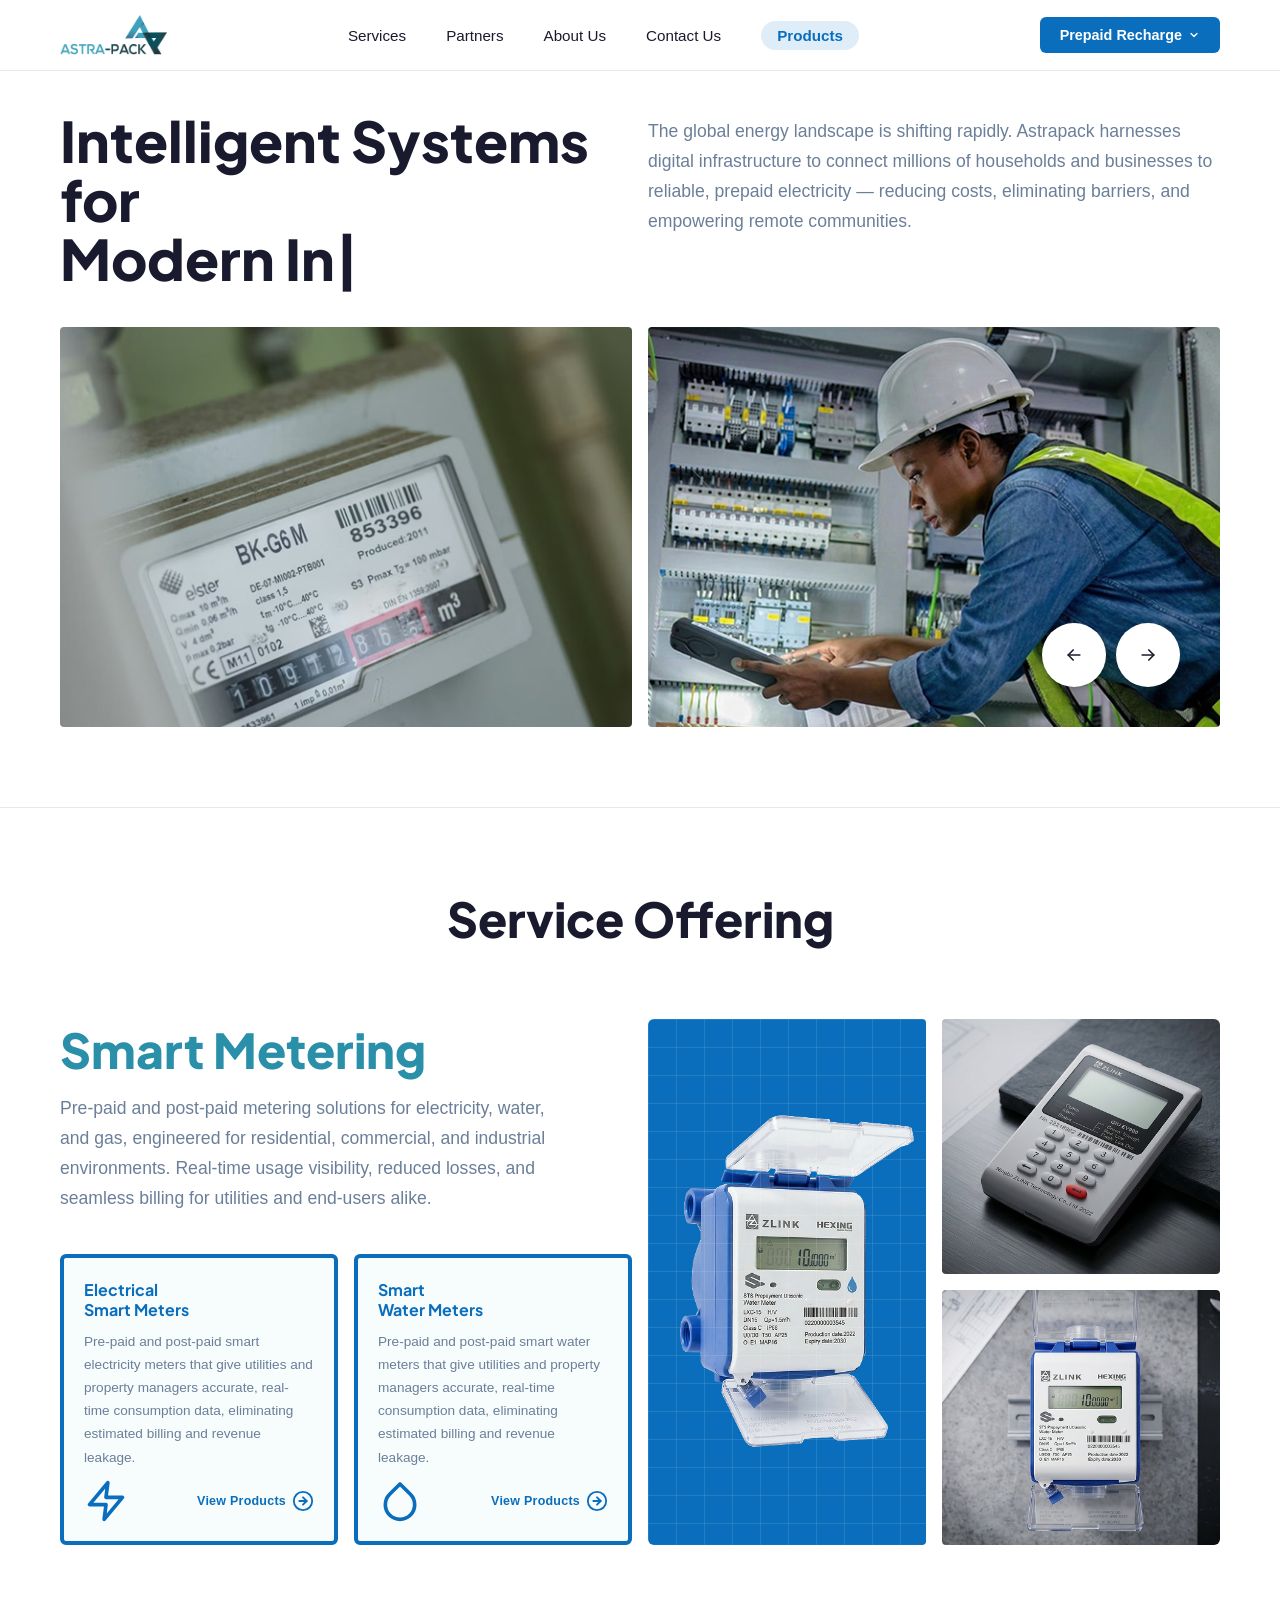
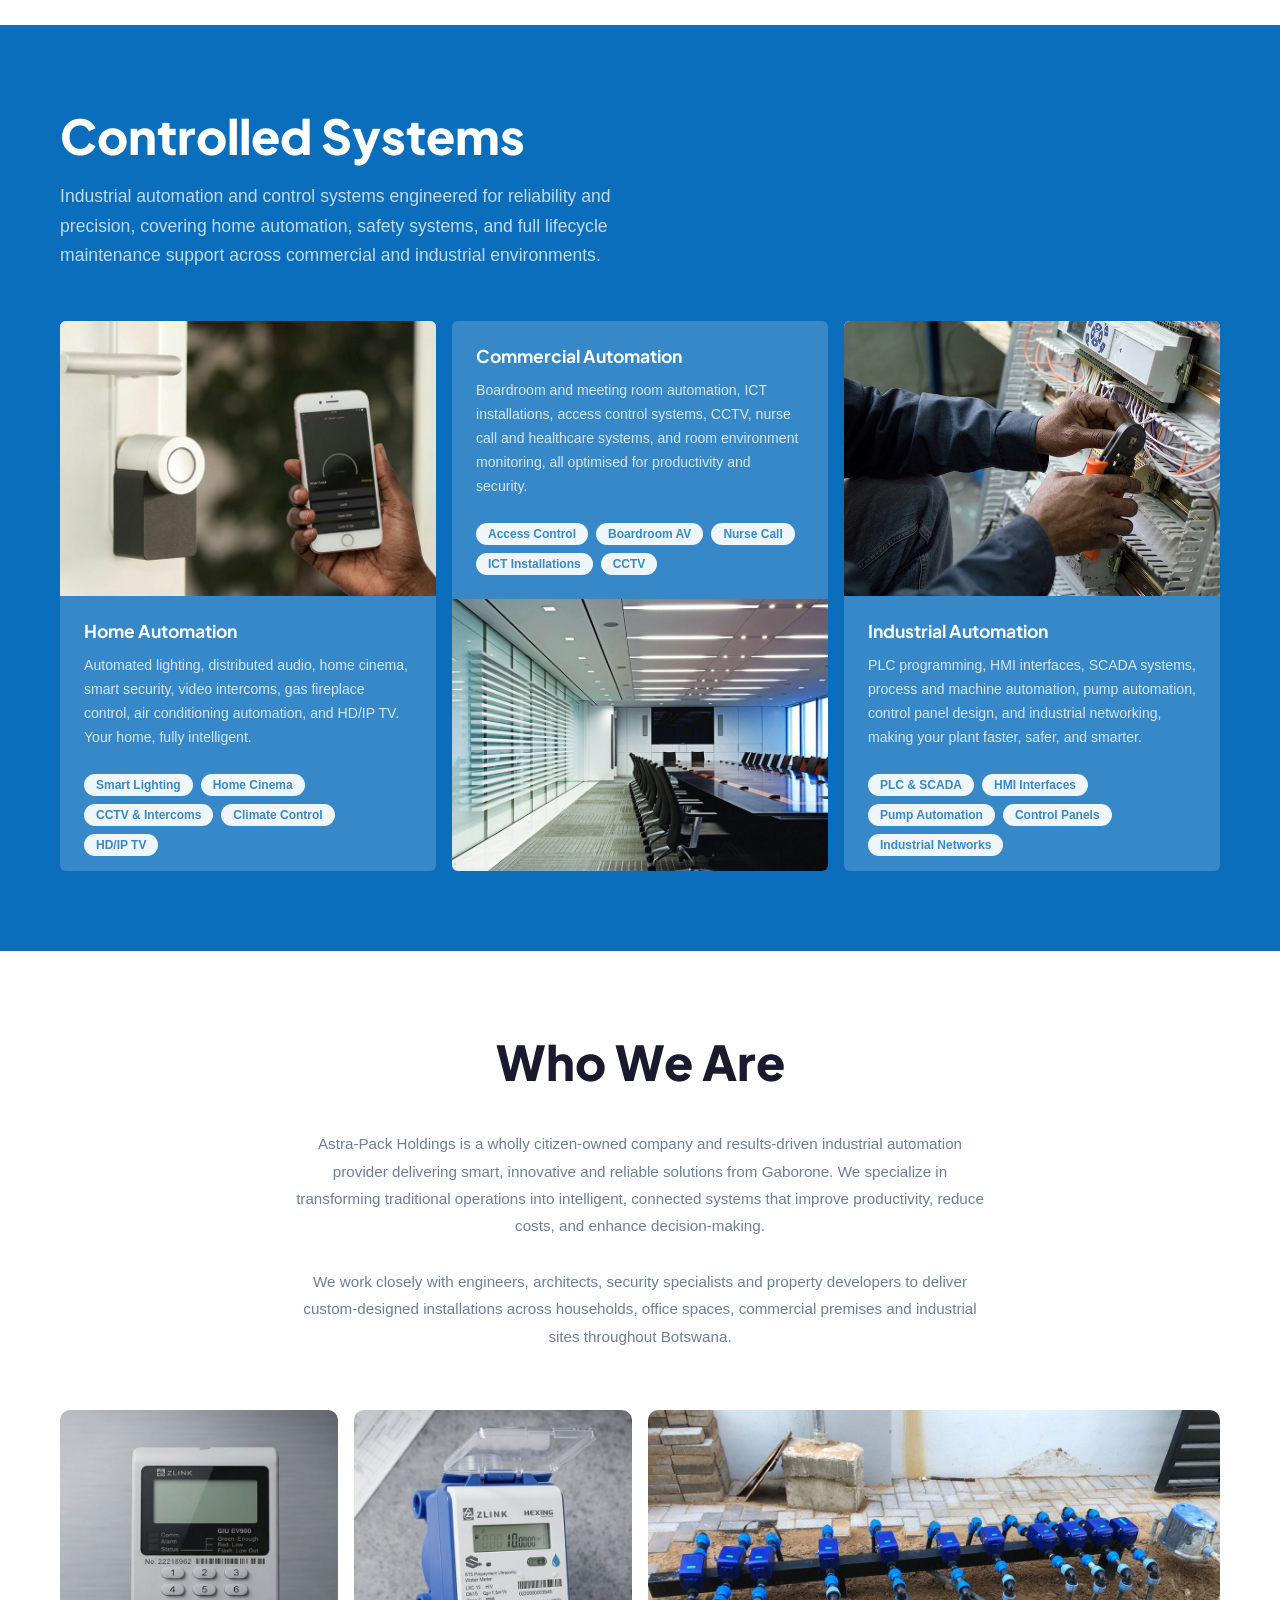
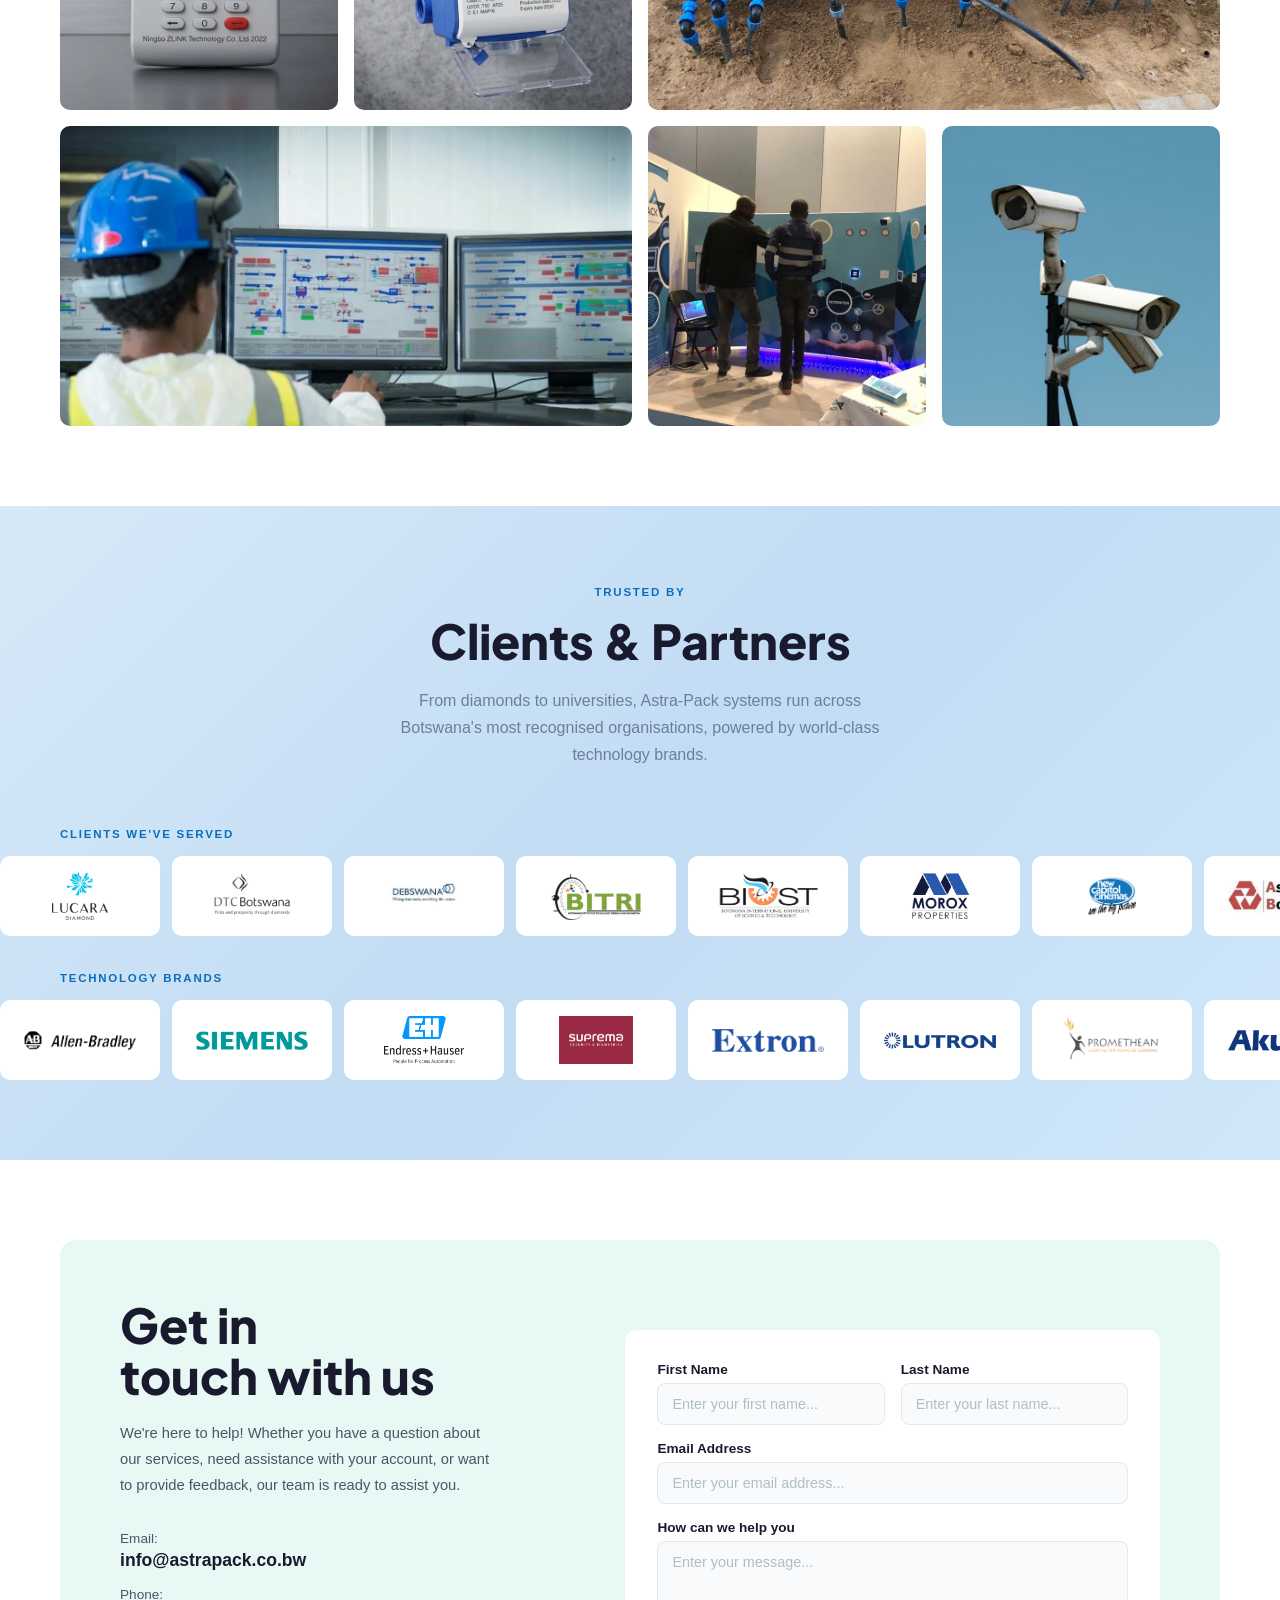
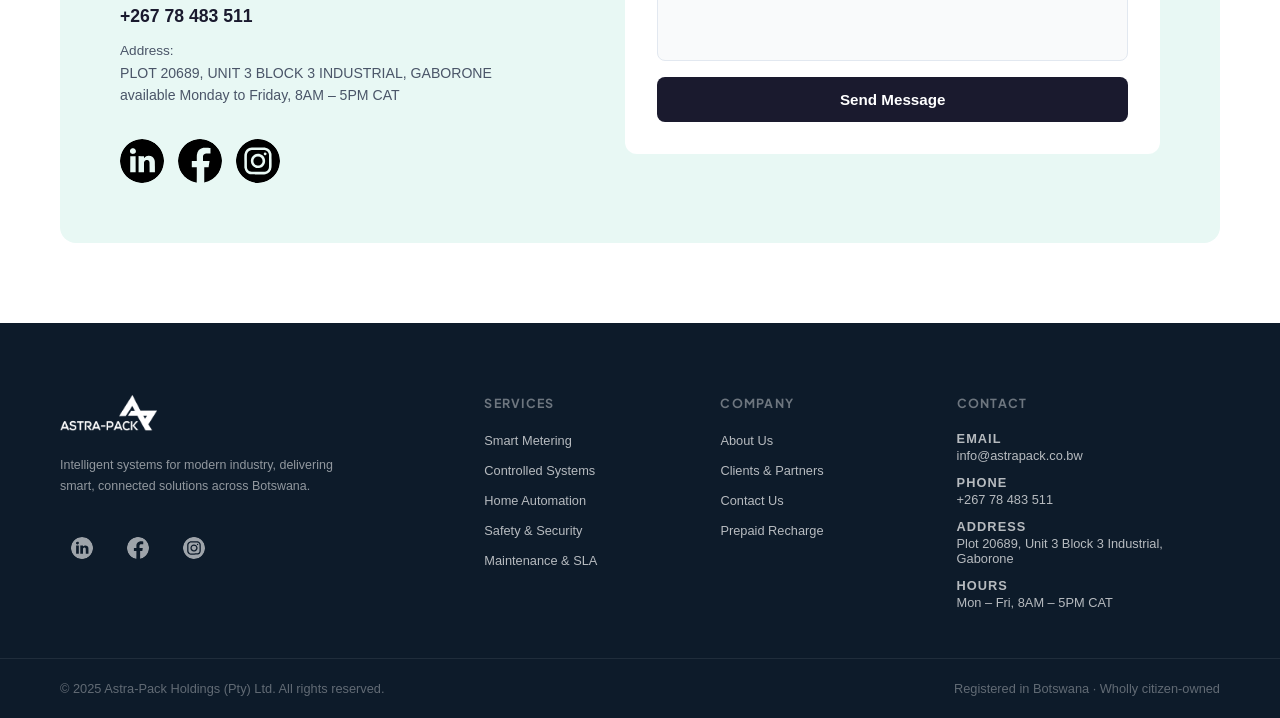
<file: index.html>
<!DOCTYPE html>
<html lang="en">
<head>
  <meta charset="UTF-8" />
  <meta name="viewport" content="width=device-width, initial-scale=1.0" />
  <title>Astra-Pack Holdings</title>
  <link rel="preconnect" href="https://fonts.googleapis.com" />
  <link rel="preconnect" href="https://fonts.gstatic.com" crossorigin />
  <link href="https://fonts.googleapis.com/css2?family=Plus+Jakarta+Sans:wght@400;500;600;700;800&display=swap" rel="stylesheet" />
  <link rel="stylesheet" href="style.css" />
</head>
<body > 
  <!-- NAV -->
  <header class="nav">
    <div class="nav-inner">
      <div class="logo">
        <a href="index.html">
          <img src="logos/Astra-Pack Holdings Logo.png" alt="Astra-Pack Holdings" class="logo-img" />
        </a>
      </div>
      <nav class="nav-links">
        <a href="#services">Services</a>
        <a href="#partners">Partners</a>
        <a href="#about">About Us</a>
        <a href="#contact">Contact Us</a>
        <a href="products.html" class="nav-products-pill">Products</a>
      </nav>
      <div class="prepaid-dropdown">
        <button class="btn-prepaid" id="prepaidBtn" aria-expanded="false">
          Prepaid Recharge
          <svg class="prepaid-chevron" width="12" height="12" viewBox="0 0 24 24" fill="none" stroke="currentColor" stroke-width="2.5" stroke-linecap="round" stroke-linejoin="round"><polyline points="6 9 12 15 18 9"/></svg>
        </button>
        <div class="prepaid-menu" id="prepaidMenu">
          <a href="#" class="prepaid-option" data-type="electricity">
            <span class="prepaid-icon prepaid-icon--elec">
              <svg width="18" height="18" viewBox="0 0 24 24" fill="none" stroke="currentColor" stroke-width="2" stroke-linecap="round" stroke-linejoin="round"><polygon points="13 2 3 14 12 14 11 22 21 10 12 10 13 2"/></svg>
            </span>
            <span class="prepaid-option-text">
              <strong>Electricity</strong>
              <span>Buy a prepaid electricity token</span>
            </span>
          </a>
          <a href="#" class="prepaid-option" data-type="water">
            <span class="prepaid-icon prepaid-icon--water">
              <svg width="18" height="18" viewBox="0 0 24 24" fill="none" stroke="currentColor" stroke-width="2" stroke-linecap="round" stroke-linejoin="round"><path d="M12 2.69l5.66 5.66a8 8 0 1 1-11.31 0z"/></svg>
            </span>
            <span class="prepaid-option-text">
              <strong>Water</strong>
              <span>Buy a prepaid water token</span>
            </span>
          </a>
        </div>
      </div>
      <button class="nav-hamburger" id="navHamburger" aria-label="Toggle menu" aria-expanded="false">
        <span></span>
        <span></span>
        <span></span>
      </button>
    </div>
  </header>

  <!-- HERO -->
  <section class="hero">
    <div class="hero-top">
      <div class="hero-heading">
        <h1>Intelligent Systems for<br />Modern Industry</h1>
      </div>
      <div class="hero-desc">
        <p>The global energy landscape is shifting rapidly. Astrapack harnesses digital infrastructure to connect millions of households and businesses to reliable, prepaid electricity, reducing costs, eliminating barriers, and empowering remote communities.</p>
      </div>
    </div>
    <div class="hero-images" id="heroImages">
      <div class="grey-box tall" id="heroBox1">
        <div class="slide-overlay" id="overlay1"></div>
      </div>
      <div class="grey-box tall hero-box-2" id="heroBox2">
        <div class="slide-overlay" id="overlay2"></div>
        <div class="slider-arrows">
          <button class="arrow-btn" id="prevBtn">
            <svg width="20" height="20" viewBox="0 0 24 24" fill="none" stroke="currentColor" stroke-width="2" stroke-linecap="round" stroke-linejoin="round"><line x1="19" y1="12" x2="5" y2="12"/><polyline points="11 18 5 12 11 6"/></svg>
          </button>
          <button class="arrow-btn" id="nextBtn">
            <svg width="20" height="20" viewBox="0 0 24 24" fill="none" stroke="currentColor" stroke-width="2" stroke-linecap="round" stroke-linejoin="round"><line x1="5" y1="12" x2="19" y2="12"/><polyline points="13 18 19 12 13 6"/></svg>
          </button>
        </div>
      </div>
    </div>
  </section>

  <!-- SERVICE OFFERING -->
  <section class="services" id="services">
    <div class="services-inner">
      <h2 class="services-title">Service Offering</h2>

      <!-- Row 1: Smart Metering — content left, mosaic right -->
      <div class="service-row">
        <div class="service-content">
          <h3 class="service-cat-heading">Smart Metering</h3>
          <p class="service-cat-desc">Pre-paid and post-paid metering solutions for electricity, water, and gas, engineered for residential, commercial, and industrial environments. Real-time usage visibility, reduced losses, and seamless billing for utilities and end-users alike.</p>
          <div class="service-cards">
            <a href="products.html?type=electricity" class="service-card service-card--link" data-product="electrical-meters">
              <h4>Electrical<br>Smart Meters</h4>
              <p>Pre-paid and post-paid smart electricity meters that give utilities and property managers accurate, real-time consumption data, eliminating estimated billing and revenue leakage.</p>
              <div class="service-card-footer">
                <div class="service-card-icon">
                  <svg width="44" height="44" viewBox="0 0 24 24" fill="none" stroke="#0A6EBD" stroke-width="2" stroke-linecap="round" stroke-linejoin="round"><polygon points="13 2 3 14 12 14 11 22 21 10 12 10 13 2"/></svg>
                </div>
                <span class="service-card-cta">View Products <svg width="22" height="22" viewBox="0 0 24 24" fill="none" stroke="#0A6EBD" stroke-width="2" stroke-linecap="round" stroke-linejoin="round"><circle cx="12" cy="12" r="10"/><polyline points="12 8 16 12 12 16"/><line x1="8" y1="12" x2="16" y2="12"/></svg></span>
              </div>
            </a>
            <a href="products.html?type=water" class="service-card service-card--link" data-product="water-meters">
              <h4>Smart<br>Water Meters</h4>
              <p>Pre-paid and post-paid smart water meters that give utilities and property managers accurate, real-time consumption data, eliminating estimated billing and revenue leakage.</p>
              <div class="service-card-footer">
                <div class="service-card-icon">
                  <svg width="44" height="44" viewBox="0 0 24 24" fill="none" stroke="#0A6EBD" stroke-width="2" stroke-linecap="round" stroke-linejoin="round"><path d="M12 2.69l5.66 5.66a8 8 0 1 1-11.31 0z"/></svg>
                </div>
                <span class="service-card-cta">View Products <svg width="22" height="22" viewBox="0 0 24 24" fill="none" stroke="#0A6EBD" stroke-width="2" stroke-linecap="round" stroke-linejoin="round"><circle cx="12" cy="12" r="10"/><polyline points="12 8 16 12 12 16"/><line x1="8" y1="12" x2="16" y2="12"/></svg></span>
              </div>
            </a>
          </div>
        </div>
        <div class="color-mosaic mosaic-a">
          <div class="block-tall"></div>
          <div class="block-top"></div>
          <div class="block-bottom"></div>
        </div>
      </div>


    </div>
  </section>

  <!-- CONTROLLED SYSTEMS -->
  <section class="controlled">
    <div class="controlled-inner">
      <h2 class="controlled-heading">Controlled Systems</h2>
      <p class="controlled-desc">Industrial automation and control systems engineered for reliability and precision, covering home automation, safety systems, and full lifecycle maintenance support across commercial and industrial environments.</p>
      <div class="controlled-cards">

        <div class="ctrl-card">
          <div class="ctrl-img-placeholder" style="background-image: url('images/home automation.jpg');"></div>
          <div class="ctrl-card-body">
            <h4>Home Automation</h4>
            <p>Automated lighting, distributed audio, home cinema, smart security, video intercoms, gas fireplace control, air conditioning automation, and HD/IP TV. Your home, fully intelligent.</p>
            <div class="ctrl-chips">
              <span class="ctrl-chip">Smart Lighting</span>
              <span class="ctrl-chip">Home Cinema</span>
              <span class="ctrl-chip">CCTV & Intercoms</span>
              <span class="ctrl-chip">Climate Control</span>
              <span class="ctrl-chip">HD/IP TV</span>
            </div>
          </div>
        </div>

        <div class="ctrl-card ctrl-card--inverse">
          <div class="ctrl-card-body">
            <h4>Commercial Automation</h4>
            <p>Boardroom and meeting room automation, ICT installations, access control systems, CCTV, nurse call and healthcare systems, and room environment monitoring, all optimised for productivity and security.</p>
            <div class="ctrl-chips">
              <span class="ctrl-chip">Access Control</span>
              <span class="ctrl-chip">Boardroom AV</span>
              <span class="ctrl-chip">Nurse Call</span>
              <span class="ctrl-chip">ICT Installations</span>
              <span class="ctrl-chip">CCTV</span>
            </div>
          </div>
          <div class="ctrl-img-placeholder" style="background-image: url('images/office automation.jpg');"></div>
        </div>

        <div class="ctrl-card">
          <div class="ctrl-img-placeholder" style="background-image: url('images/industrial automation.jpg');"></div>
          <div class="ctrl-card-body">
            <h4>Industrial Automation</h4>
            <p>PLC programming, HMI interfaces, SCADA systems, process and machine automation, pump automation, control panel design, and industrial networking, making your plant faster, safer, and smarter.</p>
            <div class="ctrl-chips">
              <span class="ctrl-chip">PLC & SCADA</span>
              <span class="ctrl-chip">HMI Interfaces</span>
              <span class="ctrl-chip">Pump Automation</span>
              <span class="ctrl-chip">Control Panels</span>
              <span class="ctrl-chip">Industrial Networks</span>
            </div>
          </div>
        </div>

      </div>
    </div>
  </section>

  <!-- WHO WE ARE -->
  <section class="who" id="about">
    <div class="who-inner">
      <div class="who-header">
        <h2 class="who-title">Who We Are</h2>
        <p class="who-text">Astra-Pack Holdings is a wholly citizen-owned company and results-driven industrial automation provider delivering smart, innovative and reliable solutions from Gaborone. We specialize in transforming traditional operations into intelligent, connected systems that improve productivity, reduce costs, and enhance decision-making.</p>
        <p class="who-text">We work closely with engineers, architects, security specialists and property developers to deliver custom-designed installations across households, office spaces, commercial premises and industrial sites throughout Botswana.</p>
      </div>
      <div class="who-grid-new">
        <div class="wg-box wg-box--a"></div>
        <div class="wg-box wg-box--b"></div>
        <div class="wg-box wg-box--c"></div>
        <div class="wg-box wg-box--d"></div>
        <div class="wg-box wg-box--e"></div>
        <div class="wg-box wg-box--f"></div>
      </div>
    </div>
  </section>

  <!-- CLIENTS & PARTNERS -->
  <section class="partners" id="partners">
    <div class="partners-header">
      <p class="partners-label">TRUSTED BY</p>
      <h2 class="partners-title">Clients &amp; Partners</h2>
      <p class="partners-desc">From diamonds to universities, Astra-Pack systems run across Botswana's most recognised organisations, powered by world-class technology brands.</p>
    </div>

    <div class="partners-track-wrap">
      <p class="track-label">CLIENTS WE'VE SERVED</p>
      <div class="logo-track-outer">
        <div class="logo-track">
          <div class="logo-pill"><img src="logos/Lucara.png" alt="Lucara" /></div>
          <div class="logo-pill"><img src="logos/DTC.png" alt="DTC Botswana" /></div>
          <div class="logo-pill"><img src="logos/debswana.png" alt="Debswana" /></div>
          <div class="logo-pill"><img src="logos/Bitri.png" alt="BITRI" /></div>
          <div class="logo-pill"><img src="logos/BIUST.png" alt="BIUST" /></div>
          <div class="logo-pill"><img src="logos/Morox properties.png" alt="Morox Properties" /></div>
          <div class="logo-pill"><img src="logos/New Capitol.png" alt="New Capitol" /></div>
          <div class="logo-pill"><img src="logos/Asphalt Botswana.png" alt="Asphalt Botswana" /></div>
          <div class="logo-pill"><img src="logos/BNSC.png" alt="BNSC" /></div>
          <div class="logo-pill"><img src="logos/DLG.png" alt="DLG" /></div>
          <div class="logo-pill"><img src="logos/Ramalepa.png" alt="Ramalepa" /></div>
          <div class="logo-pill"><img src="logos/VFS Global.png" alt="VFS Global" /></div>
          <!-- duplicate for seamless loop -->
          <div class="logo-pill"><img src="logos/Lucara.png" alt="Lucara" /></div>
          <div class="logo-pill"><img src="logos/DTC.png" alt="DTC Botswana" /></div>
          <div class="logo-pill"><img src="logos/debswana.png" alt="Debswana" /></div>
          <div class="logo-pill"><img src="logos/Bitri.png" alt="BITRI" /></div>
          <div class="logo-pill"><img src="logos/BIUST.png" alt="BIUST" /></div>
          <div class="logo-pill"><img src="logos/Morox properties.png" alt="Morox Properties" /></div>
          <div class="logo-pill"><img src="logos/New Capitol.png" alt="New Capitol" /></div>
          <div class="logo-pill"><img src="logos/Asphalt Botswana.png" alt="Asphalt Botswana" /></div>
          <div class="logo-pill"><img src="logos/BNSC.png" alt="BNSC" /></div>
          <div class="logo-pill"><img src="logos/DLG.png" alt="DLG" /></div>
          <div class="logo-pill"><img src="logos/Ramalepa.png" alt="Ramalepa" /></div>
          <div class="logo-pill"><img src="logos/VFS Global.png" alt="VFS Global" /></div>
        </div>
      </div>
    </div>

    <div class="partners-track-wrap">
      <p class="track-label">TECHNOLOGY BRANDS</p>
      <div class="logo-track-outer">
        <div class="logo-track logo-track--reverse">
          <div class="logo-pill"><img src="logos/Allen bradley.png" alt="Allen Bradley" /></div>
          <div class="logo-pill"><img src="logos/SIEMENS.png" alt="Siemens" /></div>
          <div class="logo-pill"><img src="logos/Endres Hauser.png" alt="Endress+Hauser" /></div>
          <div class="logo-pill"><img src="logos/Suprema.png" alt="Suprema" /></div>
          <div class="logo-pill"><img src="logos/Extron.png" alt="Extron" /></div>
          <div class="logo-pill"><img src="logos/Lutron.png" alt="Lutron" /></div>
          <div class="logo-pill"><img src="logos/Promethean.png" alt="Promethean" /></div>
          <div class="logo-pill"><img src="logos/Akuvox.png" alt="Akuvox" /></div>
          <div class="logo-pill"><img src="logos/Room Alert.png" alt="Room Alert" /></div>
          <div class="logo-pill"><img src="logos/Honeywell.png" alt="Honeywell" /></div>
          <div class="logo-pill"><img src="logos/Teams.png" alt="Teams" /></div>
          <div class="logo-pill"><img src="logos/RCI.png" alt="RCI" /></div>
          <!-- duplicate for seamless loop -->
          <div class="logo-pill"><img src="logos/Allen bradley.png" alt="Allen Bradley" /></div>
          <div class="logo-pill"><img src="logos/SIEMENS.png" alt="Siemens" /></div>
          <div class="logo-pill"><img src="logos/Endres Hauser.png" alt="Endress+Hauser" /></div>
          <div class="logo-pill"><img src="logos/Suprema.png" alt="Suprema" /></div>
          <div class="logo-pill"><img src="logos/Extron.png" alt="Extron" /></div>
          <div class="logo-pill"><img src="logos/Lutron.png" alt="Lutron" /></div>
          <div class="logo-pill"><img src="logos/Promethean.png" alt="Promethean" /></div>
          <div class="logo-pill"><img src="logos/Akuvox.png" alt="Akuvox" /></div>
          <div class="logo-pill"><img src="logos/Room Alert.png" alt="Room Alert" /></div>
          <div class="logo-pill"><img src="logos/Honeywell.png" alt="Honeywell" /></div>
          <div class="logo-pill"><img src="logos/Teams.png" alt="Teams" /></div>
          <div class="logo-pill"><img src="logos/RCI.png" alt="RCI" /></div>
        </div>
      </div>
    </div>
  </section>

  <!-- CONTACT US -->
  <section class="contact" id="contact">
    <div class="contact-card">
      <div class="contact-left">
        <h2 class="contact-heading">Get in<br>touch with us</h2>
        <p class="contact-intro">We're here to help! Whether you have a question about our services, need assistance with your account, or want to provide feedback, our team is ready to assist you.</p>
        <div class="contact-details">
          <p class="contact-detail-label">Email:</p>
          <a href="mailto:info@astrapack.co.bw" class="contact-detail-value">info@astrapack.co.bw</a>
          <p class="contact-detail-label">Phone:</p>
          <p class="contact-detail-value">+267 78 483 511</p>
          <p class="contact-detail-label">Address:</p>
          <p class="contact-detail-value contact-address">PLOT 20689, UNIT 3 BLOCK 3 INDUSTRIAL, GABORONE<br>available Monday to Friday, 8AM – 5PM CAT</p>
        </div>
        <div class="contact-socials">
          <a href="https://www.linkedin.com/company/astra-pack-holdings/" target="_blank" class="social-link">
            <img src="socials/linkedin.svg" alt="LinkedIn" />
          </a>
          <a href="https://www.facebook.com/astrapackholdings/" target="_blank" class="social-link">
            <img src="socials/facebook.svg" alt="Facebook" />
          </a>
          <a href="https://www.instagram.com/astrapackholdings/" target="_blank" class="social-link">
            <img src="socials/instagram.svg" alt="Instagram" />
          </a>
        </div>
      </div>
      <div class="contact-right">
        <form class="contact-form">
          <div class="form-row">
            <div class="form-group">
              <label>First Name</label>
              <input type="text" placeholder="Enter your first name..." />
            </div>
            <div class="form-group">
              <label>Last Name</label>
              <input type="text" placeholder="Enter your last name..." />
            </div>
          </div>
          <div class="form-group">
            <label>Email Address</label>
            <input type="email" placeholder="Enter your email address..." />
          </div>
          <div class="form-group">
            <label>How can we help you</label>
            <textarea placeholder="Enter your message..."></textarea>
          </div>
          <button type="submit" class="btn-send">Send Message</button>
        </form>
      </div>
    </div>
  </section>

  <!-- FOOTER -->
  <footer class="footer">
    <div class="footer-inner">
      <div class="footer-brand">
        <img src="logos/Astra-Pack Holdings Logo.png" alt="Astra-Pack Holdings" class="footer-logo" />
        <p class="footer-tagline">Intelligent systems for modern industry, delivering smart, connected solutions across Botswana.</p>
        <div class="footer-socials">
          <a href="https://www.linkedin.com/company/astra-pack-holdings/" target="_blank" class="social-link">
            <img src="socials/linkedin.svg" alt="LinkedIn" />
          </a>
          <a href="https://www.facebook.com/astrapackholdings/" target="_blank" class="social-link">
            <img src="socials/facebook.svg" alt="Facebook" />
          </a>
          <a href="https://www.instagram.com/astrapackholdings/" target="_blank" class="social-link">
            <img src="socials/instagram.svg" alt="Instagram" />
          </a>
        </div>
      </div>

      <div class="footer-col">
        <h5 class="footer-col-title">Services</h5>
        <ul>
          <li><a href="#services">Smart Metering</a></li>
          <li><a href="#services">Controlled Systems</a></li>
          <li><a href="#services">Home Automation</a></li>
          <li><a href="#services">Safety &amp; Security</a></li>
          <li><a href="#services">Maintenance &amp; SLA</a></li>
        </ul>
      </div>

      <div class="footer-col">
        <h5 class="footer-col-title">Company</h5>
        <ul>
          <li><a href="#about">About Us</a></li>
          <li><a href="#partners">Clients &amp; Partners</a></li>
          <li><a href="#contact">Contact Us</a></li>
          <li><a href="#contact">Prepaid Recharge</a></li>
        </ul>
      </div>

      <div class="footer-col">
        <h5 class="footer-col-title">Contact</h5>
        <ul class="footer-contact-list">
          <li>
            <span class="footer-contact-label">Email</span>
            <a href="mailto:info@astrapack.co.bw">info@astrapack.co.bw</a>
          </li>
          <li>
            <span class="footer-contact-label">Phone</span>
            <span>+267 78 483 511</span>
          </li>
          <li>
            <span class="footer-contact-label">Address</span>
            <span>Plot 20689, Unit 3 Block 3 Industrial, Gaborone</span>
          </li>
          <li>
            <span class="footer-contact-label">Hours</span>
            <span>Mon – Fri, 8AM – 5PM CAT</span>
          </li>
        </ul>
      </div>
    </div>

    <div class="footer-bottom">
      <div class="footer-bottom-inner">
        <p>&copy; 2025 Astra-Pack Holdings (Pty) Ltd. All rights reserved.</p>
        <p>Registered in Botswana &middot; Wholly citizen-owned</p>
      </div>
    </div>
  </footer>

<!-- PREPAID MODAL -->
<div class="prepaid-modal-overlay" id="prepaidOverlay">
  <div class="prepaid-modal" role="dialog" aria-modal="true">
    <div class="prepaid-modal-header" id="prepaidModalHeader">
      <div>
        <p class="prepaid-modal-label">ASTRAPACK · BOTSWANA</p>
        <h2 class="prepaid-modal-title" id="prepaidModalTitle">Buy Prepaid Electricity</h2>
      </div>
      <button class="prepaid-modal-close" id="prepaidModalClose" aria-label="Close">&#x2715;</button>
    </div>

    <!-- Step 1: Verify -->
    <div class="prepaid-modal-body" id="prepaidStep1">
      <div class="prepaid-field">
        <label for="meterNumber">METER NUMBER</label>
        <input type="text" id="meterNumber" placeholder="e.g. 888000111222" />
      </div>
      <div class="prepaid-field">
        <label for="meterPhone">PHONE</label>
        <input type="tel" id="meterPhone" placeholder="+267 7X XXX XXX" />
      </div>
      <div class="prepaid-field">
        <label for="meterEmail">EMAIL</label>
        <input type="email" id="meterEmail" placeholder="you@example.com" />
      </div>
      <p class="prepaid-error" id="prepaidError"></p>
      <button class="prepaid-verify-btn" id="prepaidVerifyBtn">
        <svg width="16" height="16" viewBox="0 0 24 24" fill="none" stroke="currentColor" stroke-width="2.5" stroke-linecap="round" stroke-linejoin="round"><path d="M22 11.08V12a10 10 0 1 1-5.93-9.14"/><polyline points="22 4 12 14.01 9 11.01"/></svg>
        Verify
      </button>
      <p class="prepaid-secure">
        <svg width="13" height="13" viewBox="0 0 24 24" fill="none" stroke="currentColor" stroke-width="2" stroke-linecap="round" stroke-linejoin="round"><path d="M12 22s8-4 8-10V5l-8-3-8 3v7c0 6 8 10 8 10z"/></svg>
        256-bit SSL encrypted &middot; Details never stored
      </p>
    </div>

    <!-- Step 2: Confirm & Select Amount -->
    <div class="prepaid-modal-body" id="prepaidStep2" style="display:none;">
      <div class="prepaid-customer-card">
        <p class="prepaid-customer-label">CUSTOMER DETAILS</p>
        <div class="prepaid-customer-row">
          <span>Customer Name:</span>
          <strong id="confirmName"></strong>
        </div>
        <div class="prepaid-customer-row">
          <span>Meter No:</span>
          <strong id="confirmMeter"></strong>
        </div>
        <div class="prepaid-customer-row">
          <span>Utility:</span>
          <strong id="confirmUtility"></strong>
        </div>
        <hr class="prepaid-divider" />
        <p class="prepaid-customer-note">Please verify your customer details before you proceed.</p>
      </div>

      <div class="prepaid-field">
        <label for="rechargeAmount">RECHARGE AMOUNT (BWP)</label>
        <input type="number" id="rechargeAmount" placeholder="Enter amount" min="20" />
        <span class="prepaid-min-note"><em>minimum</em> recharge of 20 pula</span>
      </div>

      <div class="prepaid-quick-section">
        <p class="prepaid-quick-label">QUICK RECHARGE (BWP)</p>
        <div class="prepaid-quick-grid">
          <button class="prepaid-quick-btn" data-amount="20">20</button>
          <button class="prepaid-quick-btn" data-amount="50">50</button>
          <button class="prepaid-quick-btn" data-amount="100">100</button>
          <button class="prepaid-quick-btn" data-amount="200">200</button>
          <button class="prepaid-quick-btn" data-amount="300">300</button>
          <button class="prepaid-quick-btn" data-amount="500">500</button>
        </div>
      </div>

      <button class="prepaid-verify-btn" id="prepaidProceedBtn">
        Proceed &nbsp;&#x2192;
      </button>
    </div>

    <!-- Step 3: Card Details -->
    <div class="prepaid-modal-body" id="prepaidStep3" style="display:none;">
      <div class="prepaid-payment-summary">
        <div>
          <p class="prepaid-paying-label">PAYING FOR</p>
          <p class="prepaid-paying-detail">
            <span id="payUtilityIcon"></span>
            <strong id="payDetail"></strong>
          </p>
        </div>
        <div class="prepaid-paying-amount">
          <p class="prepaid-paying-label">AMOUNT</p>
          <p class="prepaid-amount-value" id="payAmount"></p>
        </div>
      </div>

      <div class="prepaid-field">
        <label for="cardName">NAME ON CARD</label>
        <input type="text" id="cardName" placeholder="e.g. John Doe" />
      </div>
      <div class="prepaid-field">
        <label for="cardNumber">CARD NUMBER</label>
        <input type="text" id="cardNumber" placeholder="1234 5678 9012 3456" maxlength="19" />
      </div>
      <div class="prepaid-card-row">
        <div class="prepaid-field">
          <label for="cardExpiry">EXPIRY</label>
          <input type="text" id="cardExpiry" placeholder="MM / YY" maxlength="7" />
        </div>
        <div class="prepaid-field">
          <label for="cardCvv">CVV</label>
          <input type="text" id="cardCvv" placeholder="···" maxlength="4" />
        </div>
      </div>

      <p class="prepaid-accepted">
        <span>Accepted:</span>
        <span class="prepaid-badge">VISA</span>
        <span class="prepaid-badge">MC</span>
        <span class="prepaid-badge">MyZaka</span>
        <span class="prepaid-badge">Smega</span>
      </p>

      <button class="prepaid-verify-btn" id="prepaidPayBtn">
        <svg width="15" height="15" viewBox="0 0 24 24" fill="none" stroke="currentColor" stroke-width="2.5" stroke-linecap="round" stroke-linejoin="round"><path d="M12 22s8-4 8-10V5l-8-3-8 3v7c0 6 8 10 8 10z"/></svg>
        Pay Now
      </button>
      <button class="prepaid-back-btn" id="prepaidBackBtn">&#x2190; Back</button>
      <p class="prepaid-secure">
        <svg width="13" height="13" viewBox="0 0 24 24" fill="none" stroke="currentColor" stroke-width="2" stroke-linecap="round" stroke-linejoin="round"><path d="M12 22s8-4 8-10V5l-8-3-8 3v7c0 6 8 10 8 10z"/></svg>
        256-bit SSL encrypted &middot; PCI DSS compliant
      </p>
    </div>

    <!-- Step 4: Success -->
    <div class="prepaid-modal-body prepaid-success-body" id="prepaidStep4" style="display:none;">
      <div class="prepaid-success-icon" id="prepaidSuccessIcon">
        <svg width="36" height="36" viewBox="0 0 24 24" fill="none" stroke="currentColor" stroke-width="2.5" stroke-linecap="round" stroke-linejoin="round"><path d="M22 11.08V12a10 10 0 1 1-5.93-9.14"/><polyline points="22 4 12 14.01 9 11.01"/></svg>
      </div>
      <p class="prepaid-success-title">Payment Successful</p>
      <p class="prepaid-success-sub" id="prepaidSuccessSub"></p>

      <div class="prepaid-token-card">
        <p class="prepaid-token-label">YOUR TOKEN</p>
        <p class="prepaid-token-number" id="prepaidToken"></p>
        <button class="prepaid-copy-btn" id="prepaidCopyBtn">
          <svg width="13" height="13" viewBox="0 0 24 24" fill="none" stroke="currentColor" stroke-width="2.5" stroke-linecap="round" stroke-linejoin="round"><rect x="9" y="9" width="13" height="13" rx="2" ry="2"/><path d="M5 15H4a2 2 0 0 1-2-2V4a2 2 0 0 1 2-2h9a2 2 0 0 1 2 2v1"/></svg>
          <span id="copyLabel">Copy token</span>
        </button>
      </div>

      <div class="prepaid-email-note">
        <svg width="15" height="15" viewBox="0 0 24 24" fill="none" stroke="currentColor" stroke-width="2" stroke-linecap="round" stroke-linejoin="round"><path d="M4 4h16c1.1 0 2 .9 2 2v12c0 1.1-.9 2-2 2H4c-1.1 0-2-.9-2-2V6c0-1.1.9-2 2-2z"/><polyline points="22,6 12,13 2,6"/></svg>
        <span>Token sent to <strong id="successEmail"></strong></span>
      </div>

      <button class="prepaid-download-btn" id="prepaidDownloadBtn">
        <svg width="15" height="15" viewBox="0 0 24 24" fill="none" stroke="currentColor" stroke-width="2.5" stroke-linecap="round" stroke-linejoin="round"><path d="M21 15v4a2 2 0 0 1-2 2H5a2 2 0 0 1-2-2v-4"/><polyline points="7 10 12 15 17 10"/><line x1="12" y1="15" x2="12" y2="3"/></svg>
        Download PDF Receipt
      </button>

      <button class="prepaid-verify-btn" id="prepaidDoneBtn">Done</button>
    </div>

  </div>
</div>

<script src="main.js"></script>
</body>
</html>
</file>
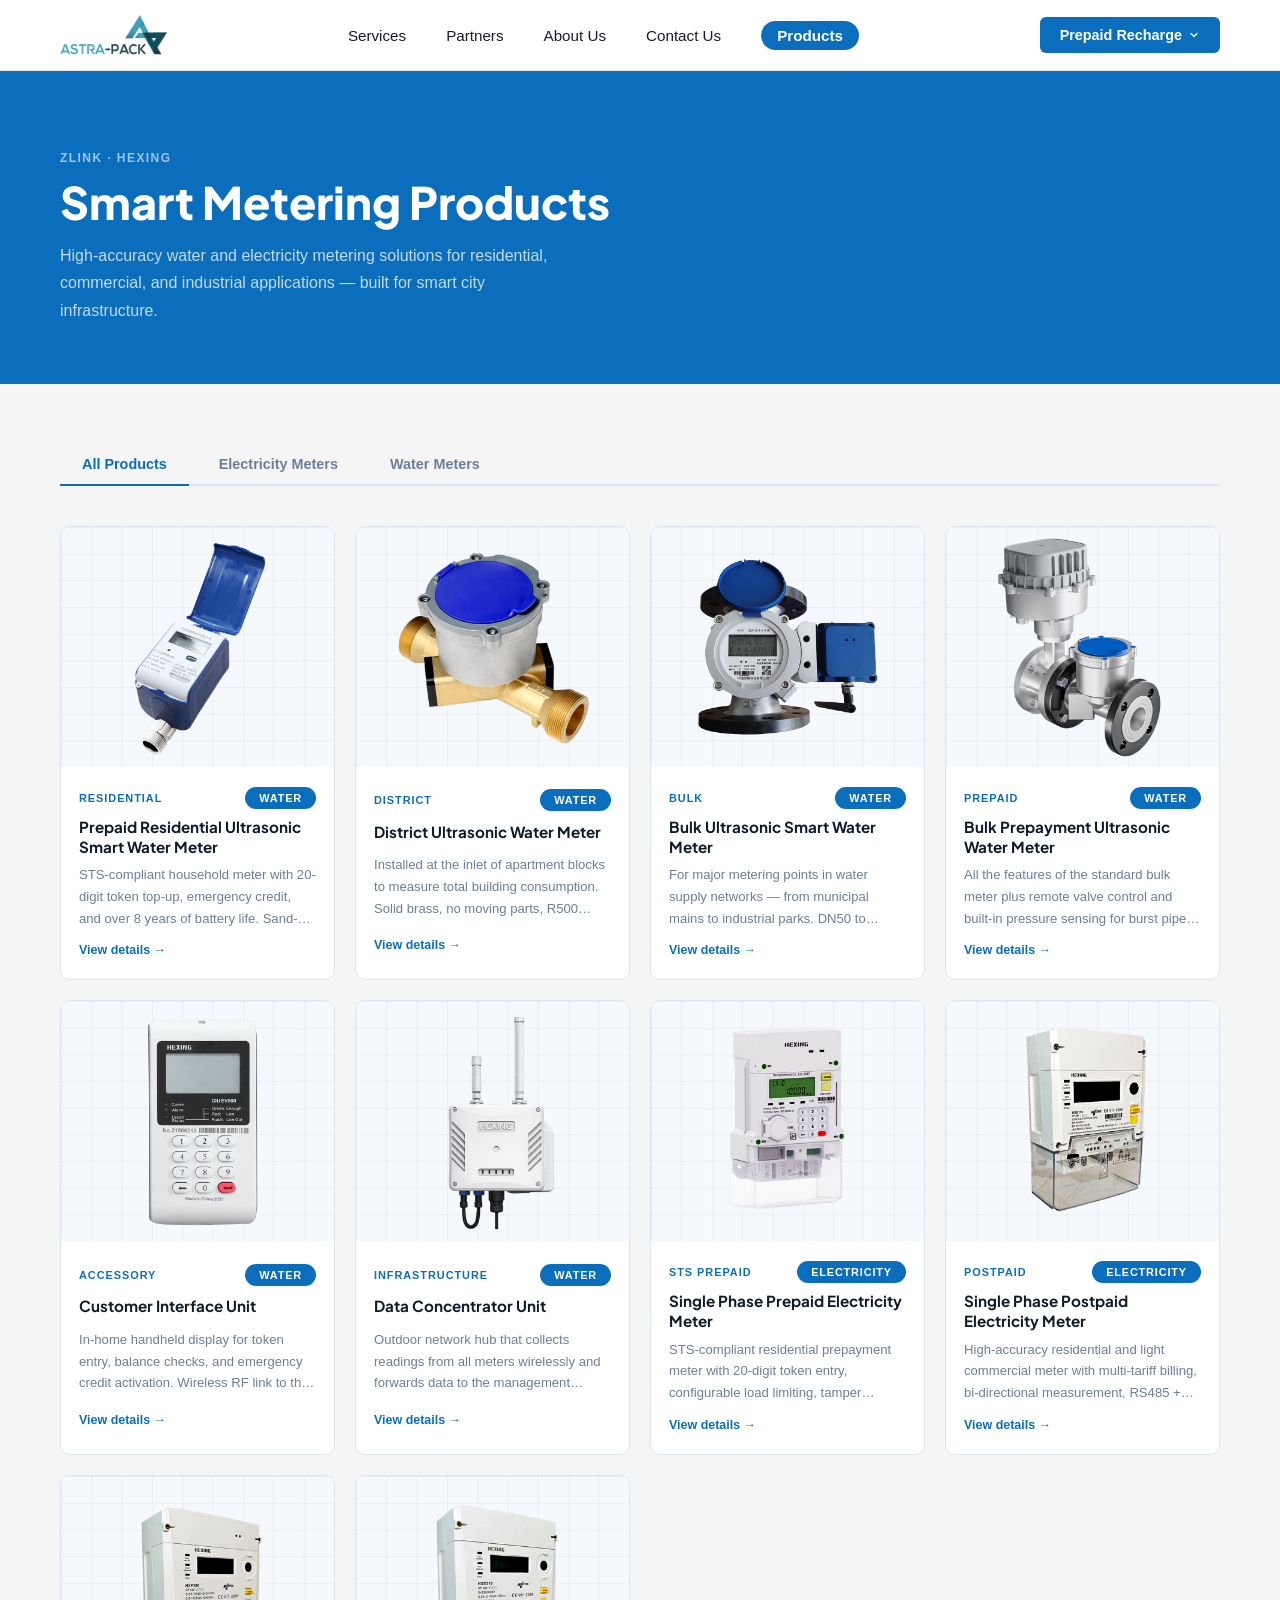
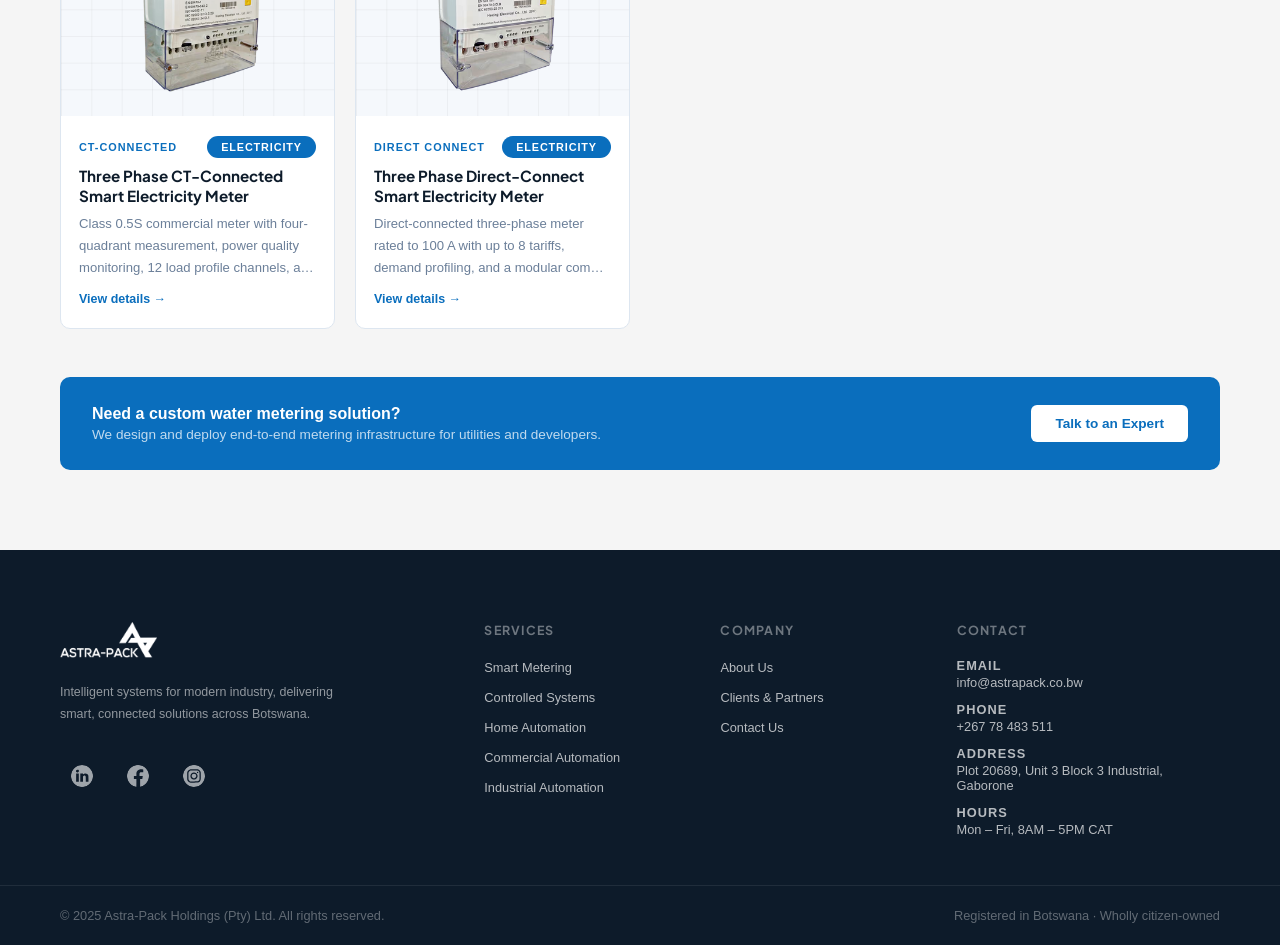
<file: product.html>
<!DOCTYPE html>
<html lang="en">
<head>
  <meta charset="UTF-8" />
  <meta name="viewport" content="width=device-width, initial-scale=1.0" />
  <title id="page-title">Product — Astra-Pack Holdings</title>
  <link rel="preconnect" href="https://fonts.googleapis.com" />
  <link rel="preconnect" href="https://fonts.gstatic.com" crossorigin />
  <link href="https://fonts.googleapis.com/css2?family=Plus+Jakarta+Sans:wght@400;500;600;700;800&display=swap" rel="stylesheet" />
  <link rel="stylesheet" href="style.css" />
  <link rel="stylesheet" href="products.css" />
</head>
<body>

  <!-- NAV -->
  <header class="nav">
    <div class="nav-inner">
      <div class="logo">
        <a href="index.html">
          <img src="logos/Astra-Pack Holdings Logo.png" alt="Astra-Pack Holdings" class="logo-img" />
        </a>
      </div>
      <nav class="nav-links">
        <a href="index.html#services">Services</a>
        <a href="index.html#partners">Partners</a>
        <a href="index.html#about">About Us</a>
        <a href="index.html#contact">Contact Us</a>
        <a href="products.html" class="nav-products-pill nav-active">Products</a>
      </nav>
      <div class="prepaid-dropdown">
        <button class="btn-prepaid" id="prepaidBtn" aria-expanded="false">
          Prepaid Recharge
          <svg class="prepaid-chevron" width="12" height="12" viewBox="0 0 24 24" fill="none" stroke="currentColor" stroke-width="2.5" stroke-linecap="round" stroke-linejoin="round"><polyline points="6 9 12 15 18 9"/></svg>
        </button>
        <div class="prepaid-menu" id="prepaidMenu">
          <a href="#" class="prepaid-option" data-type="electricity">
            <span class="prepaid-icon prepaid-icon--elec">
              <svg width="18" height="18" viewBox="0 0 24 24" fill="none" stroke="currentColor" stroke-width="2" stroke-linecap="round" stroke-linejoin="round"><polygon points="13 2 3 14 12 14 11 22 21 10 12 10 13 2"/></svg>
            </span>
            <span class="prepaid-option-text">
              <strong>Electricity</strong>
              <span>Buy a prepaid electricity token</span>
            </span>
          </a>
          <a href="#" class="prepaid-option" data-type="water">
            <span class="prepaid-icon prepaid-icon--water">
              <svg width="18" height="18" viewBox="0 0 24 24" fill="none" stroke="currentColor" stroke-width="2" stroke-linecap="round" stroke-linejoin="round"><path d="M12 2.69l5.66 5.66a8 8 0 1 1-11.31 0z"/></svg>
            </span>
            <span class="prepaid-option-text">
              <strong>Water</strong>
              <span>Buy a prepaid water token</span>
            </span>
          </a>
        </div>
      </div>
      <button class="nav-hamburger" id="navHamburger" aria-label="Toggle menu" aria-expanded="false">
        <span></span>
        <span></span>
        <span></span>
      </button>
    </div>
  </header>

  <!-- BREADCRUMB BAR -->
  <div class="pd-bar">
    <div class="pd-bar-inner">
      <a href="products.html" class="pd-back">
        <svg width="14" height="14" viewBox="0 0 24 24" fill="none" stroke="currentColor" stroke-width="2.5" stroke-linecap="round" stroke-linejoin="round"><line x1="19" y1="12" x2="5" y2="12"/><polyline points="11 18 5 12 11 6"/></svg>
        All Products
      </a>
      <p class="pd-breadcrumb-trail">
        <a href="index.html">Home</a>
        <span>›</span>
        <a href="products.html">Products</a>
        <span>›</span>
        <span id="pd-bc-name">...</span>
      </p>
    </div>
  </div>

  <!-- PRODUCT HERO -->
  <section class="pd-hero">
    <div class="pd-hero-inner">
      <div class="pd-hero-layout">

        <!-- LEFT: content + features -->
        <div class="pd-hero-left">
          <div class="pd-hero-top">
            <p class="pd-hero-category" id="pd-category">WATER METERS</p>
            <span class="pd-hero-badge" id="pd-badge">...</span>
          </div>
          <h1 class="pd-hero-title" id="pd-title">Loading...</h1>
          <p class="pd-hero-model" id="pd-model">...</p>
          <p class="pd-hero-desc" id="pd-desc">...</p>
          <p class="pd-features-label">Key Features</p>
          <div class="pd-features" id="pd-features"></div>
        </div>

        <!-- RIGHT: image gallery -->
        <div class="pd-hero-right">
          <div class="pd-img-main" id="pd-img-main"></div>
          <div class="pd-img-thumbs">
            <div class="pd-thumb pd-thumb--active" data-index="0"></div>
            <div class="pd-thumb" data-index="1"></div>
            <div class="pd-thumb" data-index="2"></div>
            <div class="pd-thumb" data-index="3"></div>
          </div>
        </div>

      </div>
      <!-- HIGHLIGHTS STRIP -->
      <div class="pd-highlights" id="pd-highlights"></div>
    </div>
  </section>

  <!-- SPECS + TABLES -->
  <section class="pd-body">
    <div class="pd-body-inner">
      <div class="pd-two-col">
        <div>
          <p class="pd-sec-label">Technical Specification</p>
          <table class="pd-spec-table" id="pd-spec-table"></table>
        </div>
        <div id="pd-tables"></div>
      </div>
    </div>
  </section>

  <!-- CTA -->
  <section class="pd-cta-section">
    <div class="pd-cta-inner">
      <div class="prod-cta-banner">
        <div>
          <p class="prod-cta-banner-title">Ready to deploy this solution?</p>
          <p class="prod-cta-banner-sub">Our team can advise on sizing, installation, and integration for your site.</p>
        </div>
        <a href="index.html#contact" class="prod-cta-banner-btn">Get a Quote</a>
      </div>
    </div>
  </section>

  <!-- FOOTER -->
  <footer class="footer">
    <div class="footer-inner">
      <div class="footer-brand">
        <img src="logos/Astra-Pack Holdings Logo.png" alt="Astra-Pack Holdings" class="footer-logo" />
        <p class="footer-tagline">Intelligent systems for modern industry, delivering smart, connected solutions across Botswana.</p>
        <div class="footer-socials">
          <a href="https://www.linkedin.com/company/astra-pack-holdings/" target="_blank" class="social-link">
            <img src="socials/linkedin.svg" alt="LinkedIn" />
          </a>
          <a href="https://www.facebook.com/astrapackholdings/" target="_blank" class="social-link">
            <img src="socials/facebook.svg" alt="Facebook" />
          </a>
          <a href="https://www.instagram.com/astrapackholdings/" target="_blank" class="social-link">
            <img src="socials/instagram.svg" alt="Instagram" />
          </a>
        </div>
      </div>
      <div class="footer-col">
        <h5 class="footer-col-title">Services</h5>
        <ul>
          <li><a href="index.html#services">Smart Metering</a></li>
          <li><a href="index.html#services">Controlled Systems</a></li>
          <li><a href="index.html#services">Home Automation</a></li>
          <li><a href="index.html#services">Commercial Automation</a></li>
          <li><a href="index.html#services">Industrial Automation</a></li>
        </ul>
      </div>
      <div class="footer-col">
        <h5 class="footer-col-title">Company</h5>
        <ul>
          <li><a href="index.html#about">About Us</a></li>
          <li><a href="index.html#partners">Clients &amp; Partners</a></li>
          <li><a href="index.html#contact">Contact Us</a></li>
        </ul>
      </div>
      <div class="footer-col">
        <h5 class="footer-col-title">Contact</h5>
        <ul class="footer-contact-list">
          <li>
            <span class="footer-contact-label">Email</span>
            <a href="mailto:info@astrapack.co.bw">info@astrapack.co.bw</a>
          </li>
          <li>
            <span class="footer-contact-label">Phone</span>
            <span>+267 78 483 511</span>
          </li>
          <li>
            <span class="footer-contact-label">Address</span>
            <span>Plot 20689, Unit 3 Block 3 Industrial, Gaborone</span>
          </li>
          <li>
            <span class="footer-contact-label">Hours</span>
            <span>Mon &ndash; Fri, 8AM &ndash; 5PM CAT</span>
          </li>
        </ul>
      </div>
    </div>
    <div class="footer-bottom">
      <div class="footer-bottom-inner">
        <p>&copy; 2025 Astra-Pack Holdings (Pty) Ltd. All rights reserved.</p>
        <p>Registered in Botswana &middot; Wholly citizen-owned</p>
      </div>
    </div>
  </footer>

<script>
const PRODUCTS = {
  'residential-prepaid': {
    title: 'Prepaid Residential Ultrasonic Smart Water Meter',
    model: 'ZLINK · DN15 / DN20 / DN25',
    category: 'Water Meters',
    badge: 'STS Prepaid · Residential',
    desc: 'The household water meter that puts customers in control. Buy water credit in advance, load it with a 20-digit token using the CIU keypad, and the meter manages the rest — including an emergency top-up feature if you run out unexpectedly. Sand-resistant, tamper-proof, and built to last over 8 years on a single battery.',
    highlights: [
      { val: 'STS', lbl: 'International prepaid standard' },
      { val: '1 L/h', lbl: 'Starting flow (DN20)' },
      { val: '8+ yrs', lbl: 'Battery life' },
      { val: 'IP68', lbl: 'Fully submersible' },
    ],
    tags: ['20-digit token top-up', 'Emergency credit (code 611)', 'Auto valve on empty', 'Anti-tamper magnetic defence', 'Sand and particle resistant', 'Install in any position', 'Prepaid / postpaid switchable'],
    images: [
      'images/Products/STS_prepaid_meter/STS prepaid_resident_water_meter_01.png',
      'images/Products/STS_prepaid_meter/STS prepaid_resident_water_meter_02.png',
      'images/Products/STS_prepaid_meter/STS prepaid_resident_water_meter_03.png',
      'images/Products/STS_prepaid_meter/STS prepaid_resident_water_meter_04.png',
      'images/Products/STS_prepaid_meter/STS prepaid_resident_water_meter_05.png',
    ],
    specs: [
      ['Standard', 'ISO4064 / EN14154'],
      ['Prepaid standard', 'International STS1 / STS2'],
      ['Available sizes', 'DN15, DN20, DN25'],
      ['Dynamic range (R)', 'R500 / R400'],
      ['Precision class', 'Class 2'],
      ['Pressure loss', '25 kPa'],
      ['Max working pressure', '1.6 MPa'],
      ['Working temperature', '−25 °C to +55 °C, ≤100% RH'],
      ['Liquid temp class', 'T30 / T50'],
      ['Flow profile class', 'U0D0'],
      ['EM environment class', 'E2'],
      ['Protection class', 'IP68 (submersible)'],
      ['Power supply', '3.6 V lithium, ≥10 years'],
      ['Body material', 'PPO (plastic)'],
      ['Volume resolution', '0.0001 – 99 999.9999 m³'],
      ['Data storage', '14×24 hourly · 366 daily · 72 monthly'],
      ['Communication', 'Pulse · 4-20 mA · RS485 · RF · M-Bus · NB-IoT'],
    ],
    tables: [
      {
        label: 'Flow rate performance',
        headers: ['DN', 'R', 'Q4 (m³/h)', 'Q3 (m³/h)', 'Q2 (L/h)', 'Q1 (L/h)', 'Q0 (L/h)'],
        rows: [
          ['15', '400', '3.125', '2.5', '10', '6.25', '1'],
          ['15', '500', '3.125', '2.5', '8', '5', '1'],
          ['20', '400', '5', '4', '16', '10', '2'],
          ['20', '500', '5', '4', '12.8', '8', '2'],
          ['25', '400', '7.875', '6.3', '25.2', '15.75', '3'],
          ['25', '500', '7.875', '6.3', '20.16', '12.6', '3'],
        ]
      },
      {
        label: 'Installation dimensions',
        headers: ['DN', 'L (mm)', 'W (mm)', 'H (mm)', 'Weight'],
        rows: [
          ['15', '165', '80', '106.5', '900 g'],
          ['20', '195', '80', '109', '1000 g'],
          ['25', '260', '80', '112', '1100 g'],
        ]
      }
    ]
  },

  'district-meter': {
    title: 'District Ultrasonic Water Meter',
    model: 'ZLINK DISTRICT · DN32 / DN40',
    category: 'Water Meters',
    badge: 'District / Aggregate',
    desc: 'Installed at the inlet of apartment blocks and complexes to measure the total water entering the building. Solid brass body with no moving parts means zero maintenance and accurate readings for years — even in harsh outdoor conditions.',
    highlights: [
      { val: 'R500', lbl: 'Wide dynamic range' },
      { val: '10 yrs', lbl: 'Battery life' },
      { val: 'IP68', lbl: 'Fully submersible' },
      { val: 'Δp16', lbl: 'Low pressure loss' },
    ],
    tags: ['No moving parts', 'Bi-directional flow', 'Leakage detection', 'Dry pipe detection', 'IoT ready', 'Anti-fog display'],
    images: [
      'images/Products/district_meter/district_meter_01.png',
      'images/Products/district_meter/district_meter_02.png',
      'images/Products/district_meter/district_meter_03.png',
      'images/Products/district_meter/district_meter_04.png',
      'images/Products/district_meter/district_meter_05.png',
    ],
    specs: [
      ['Standard', 'ISO4064 / EN14154'],
      ['Available sizes', 'DN32, DN40'],
      ['Dynamic range (R)', 'R500'],
      ['Precision class', 'Class 2'],
      ['Pressure loss', 'Δp16'],
      ['Max working pressure', '1.6 MPa'],
      ['Working temperature', '−25 °C to +55 °C'],
      ['Liquid temp class', 'T30 / T50'],
      ['Flow profile class', 'U0D0'],
      ['EM environment class', 'E2'],
      ['Protection class', 'IP68 (submersible)'],
      ['Power supply', '3.6 V lithium, ≥10 years'],
      ['Construction', 'Solid brass, threaded connection'],
      ['Volume resolution', '0.0001 – 999 999 999.99999 m³'],
      ['Data storage', '14×24 hourly · 366 daily · 72 monthly'],
      ['Communication', 'M-Bus · RS485 · Pulse · NB-IoT · 4-20 mA · GPRS'],
    ],
    tables: [
      {
        label: 'Flow rate performance',
        headers: ['DN', 'Q4 (m³/h)', 'Q3 (m³/h)', 'Q2 (m³/h)', 'Q1 (m³/h)', 'Q0 (L/h)'],
        rows: [
          ['32', '31.25', '25', '0.08', '0.05', '3'],
          ['40', '50', '40', '0.128', '0.08', '5'],
        ]
      },
      {
        label: 'Installation dimensions',
        headers: ['DN', 'L (mm)', 'W (mm)', 'H (mm)', 'Thread', 'Weight'],
        rows: [
          ['32', '260', '157', '155', 'G1½B', '4.6 kg'],
          ['40', '245 / 300', '157', '169', 'G2B', '7.2 kg'],
        ]
      }
    ]
  },

  'bulk-smart': {
    title: 'Bulk Ultrasonic Smart Water Meter',
    model: 'ZLINK HXW310-E · DN50 (range: DN50–DN600)',
    category: 'Water Meters',
    badge: 'Bulk / Network',
    desc: 'Designed for major metering points in water supply networks — from municipal mains to industrial parks and irrigation systems. Zero moving parts deliver stable, high-accuracy measurements over a decade without maintenance, even under the toughest field conditions.',
    highlights: [
      { val: '63 m³/h', lbl: 'Permanent flow (DN50)' },
      { val: '10 yrs', lbl: 'Battery life' },
      { val: 'IP68', lbl: 'Fully submersible' },
      { val: 'DN50–600', lbl: 'Size range' },
    ],
    tags: ['No moving parts', 'Bi-directional flow', 'Leakage detection', 'Dry pipe detection', 'Anti-fog display', 'Pressure monitoring (optional)', 'IoT ready'],
    images: [
      'images/Products/bulk_ultrasonic/bulk_ultraonic_01.png',
      'images/Products/bulk_ultrasonic/bulk_ultrasonic_02.png',
      'images/Products/bulk_ultrasonic/bulk_ultrasonic_03.png',
      'images/Products/bulk_ultrasonic/bulk_ultrasonic_04.png',
      'images/Products/bulk_ultrasonic/bulk_ultrasonic_05.png',
      'images/Products/bulk_ultrasonic/bulk_ultrasonic_06.png',
    ],
    specs: [
      ['Standard', 'ISO4064 / EN14154'],
      ['Available sizes', 'DN50 – DN600'],
      ['Dynamic range (R)', 'R500'],
      ['Precision class', 'Class 2'],
      ['Pressure loss', 'Δp16'],
      ['Max working pressure', '1.6 MPa'],
      ['Working temperature', '−25 °C to +55 °C'],
      ['Liquid temp class', 'T30 / T50'],
      ['Flow profile class', 'U0D0'],
      ['EM environment class', 'E2'],
      ['Protection class', 'IP68 (submersible)'],
      ['Power supply', '3.6 V lithium, ≥10 years'],
      ['Construction', 'Cast iron (epoxy coated) or stainless steel · Flanged'],
      ['Volume resolution', '0.0001 – 999 999 999.99999 m³'],
      ['Data storage', '14×24 hourly · 366 daily · 72 monthly'],
      ['Communication', 'M-Bus · RS485 · Pulse · NB-IoT · 4-20 mA · GPRS'],
    ],
    tables: [
      {
        label: 'DN50 flow rate performance',
        headers: ['Parameter', 'Value'],
        rows: [
          ['Q4 – Overload flow', '78.75 m³/h'],
          ['Q3 – Permanent flow', '63 m³/h'],
          ['Q2 – Transitional flow', '0.2016 m³/h'],
          ['Q1 – Minimum flow', '0.126 m³/h'],
          ['Q0 – Starting flow', '7 L/h'],
        ]
      },
      {
        label: 'DN50 installation dimensions',
        headers: ['L (mm)', 'H (mm)', 'D outer (mm)', 'K (mm)', 'Holes', 'Weight'],
        rows: [
          ['200 or 270', '253', '165', '125', '18×4', '11.2–13.2 kg'],
        ]
      }
    ]
  },

  'bulk-prepaid': {
    title: 'Bulk Prepayment Ultrasonic Water Meter',
    model: 'ZLINK HXW310-P · DN50 (range: DN50–DN200)',
    category: 'Water Meters',
    badge: 'Prepaid + Remote Valve',
    desc: 'Everything the standard bulk meter offers — plus the ability to remotely open or close the water supply without anyone visiting the site. Built-in pressure sensors detect leaks and pipe bursts automatically. Supports both prepaid and post-paid billing, ideal for commercial and industrial customers.',
    highlights: [
      { val: 'Remote', lbl: 'Valve ON / OFF control' },
      { val: '10 yrs', lbl: 'Battery life' },
      { val: 'IP68', lbl: 'Fully submersible' },
      { val: '≤10 kPa', lbl: 'Low pressure loss' },
    ],
    tags: ['Remote valve control', 'Burst pipe detection', 'Leakage detection', 'Prepaid / postpaid switchable', 'Anti-fog display', 'Replaceable comms module', 'CIU compatible (optional)'],
    images: [
      'images/Products/bulk_meter/Bulk_meter_valve_01.png',
      'images/Products/bulk_meter/bulk_meter_valve_02.png',
      'images/Products/bulk_meter/bulk_meter_valve_03.png',
      'images/Products/bulk_meter/bulk_meter_valve_04.png',
      'images/Products/bulk_meter/bulk_meter_valve_05.png',
      'images/Products/bulk_meter/bulk_meter_valve_06.png',
    ],
    specs: [
      ['Standard', 'ISO4064 / EN14154'],
      ['Available sizes', 'DN50 – DN200'],
      ['Dynamic range (R)', 'R500'],
      ['Precision class', 'Class 2'],
      ['Pressure loss', '≤10 kPa'],
      ['Max working pressure', '1.6 MPa'],
      ['Protection class', 'IP68 (submersible)'],
      ['Power supply', '3.6 V lithium, ≥10 years'],
      ['Installation', 'Horizontal / Vertical / Inclined (U0D0)'],
      ['Payment mode', 'Prepaid / postpaid switchable'],
      ['Communication', 'RS485 · NB-IoT · LoRa · GPRS/3G/4G · Infrared'],
    ],
    tables: [
      {
        label: 'Smart features',
        headers: ['Feature', 'Detail'],
        rows: [
          ['Valve control', 'Remote ON / OFF'],
          ['Pressure detection', 'Internal — leakage and burst pipe'],
          ['Dry pipe detection', 'Yes'],
          ['Bi-directional flow', 'Yes — anti-tamper'],
          ['Removable flange', 'Yes — easy field installation'],
          ['Pressure sensor', 'Integrated (optional)'],
          ['CIU support', 'Optional'],
          ['Comms module', 'Replaceable in field'],
          ['Display', 'Vacuumed electron cavity (anti-fog)'],
        ]
      }
    ]
  },

  'ciu-ev900': {
    title: 'Customer Interface Unit',
    model: 'Hexing CIU EV900',
    category: 'Accessories',
    badge: 'Accessory · CIU',
    desc: 'The simple handheld display that lives inside the home. It shows remaining water balance, lets users enter top-up tokens with the keypad, and alerts with a colour-coded light when the balance is running low. If credit runs out unexpectedly, pressing shortcode 611 unlocks an emergency water supply.',
    highlights: [
      { val: 'RF', lbl: 'Wireless to meter' },
      { val: '433 MHz', lbl: 'Comms frequency' },
      { val: '611', lbl: 'Emergency credit code' },
      { val: 'USB-C', lbl: 'Or battery powered' },
    ],
    tags: ['Large LCD display', 'Green / red credit indicator', 'Works without mains power', 'Optional backlight', '20-digit token entry', 'Emergency credit shortcode'],
    images: [
      'images/Products/CIU/CIU_01.png',
      'images/Products/CIU/CIU_02.png',
      'images/Products/CIU/CIU_03.png',
    ],
    specs: [
      ['Power supply', 'Type-C / Battery'],
      ['Working voltage', '5 V, 0.5 A'],
      ['Communication', 'RF 433 MHz'],
      ['Dimensions', '130 × 67 × 25 mm'],
      ['Display size', '50 × 25 mm (LCD)'],
      ['Material', 'Plastic'],
      ['Working temperature', '0 °C to +45 °C'],
      ['Storage temperature', '−10 °C to +70 °C'],
    ],
    tables: [
      {
        label: 'Display & functions',
        headers: ['Feature', 'Detail'],
        rows: [
          ['Volume display', '8-digit'],
          ['Flow rate display', '4-digit'],
          ['Credit indicator', 'Green (OK) · Red (low) · Flashing (critical)'],
          ['Emergency credit', 'Shortcode 611'],
          ['Token attempts / day', 'Up to 10'],
          ['Balance queries / day', 'Up to 20'],
          ['Display w/o power', 'Yes — RWP mode'],
        ]
      },
      {
        label: 'Shortcodes',
        headers: ['Code', 'Function'],
        rows: [
          ['600', 'Check consumption'],
          ['601', 'Check credit balance'],
          ['604', 'Check meter number'],
          ['611', 'Activate emergency credit'],
          ['612', 'Cancel audible alarm'],
          ['650', 'Open valve'],
          ['655', 'Close valve'],
        ]
      }
    ]
  },

  'elec-prepaid-single': {
    title: 'Single Phase Prepaid Electricity Meter',
    model: 'Hexing · DDSY1088',
    category: 'Electricity Meters',
    badge: 'STS Prepaid · Single Phase',
    desc: 'Put residents in full control of their electricity spend with the DDSY1088. Fully STS-compliant, this single-phase prepaid meter accepts a 20-digit token via its integrated keypad and manages credit, load limiting, and tamper detection automatically. Designed for residential prepayment deployments where accurate, transparent billing and utility-grade reliability are non-negotiable.',
    highlights: [
      { val: 'Class 1', lbl: 'Accuracy (IEC 62053-21)' },
      { val: 'STS', lbl: 'Prepaid standard compliant' },
      { val: '5(60)A', lbl: 'Current range' },
      { val: 'IP54', lbl: 'Weatherproof enclosure' },
    ],
    tags: ['STS-compliant 20-digit token entry', 'Integrated keypad', 'Tamper detection & event logging', 'Configurable load limiting', 'Load shedding support', 'Real-time credit on LCD', 'NB-IoT / RF / PLC communication', 'DIN rail or wall mount'],
    images: [
      'images/Products/electrical_meter/DDSY1088 Single Phase.png',
    ],
    specs: [
      ['Standards', 'IEC 62052-11 · IEC 62053-21 · IEC 62055-31'],
      ['Prepaid standard', 'IEC 62055-31 / IEC 62055-41 (STS)'],
      ['Voltage', '230 V AC (±20%)'],
      ['Current range', '5(60) A'],
      ['Accuracy class', 'Class 1'],
      ['Frequency', '50 Hz / 60 Hz'],
      ['Display', 'LCD with backlight'],
      ['Communication', 'NB-IoT / RF / PLC (optional)'],
      ['Installation', 'DIN rail or wall mount'],
      ['Enclosure rating', 'IP54'],
      ['Operating temperature', '−25 °C to +55 °C'],
    ],
    tables: [
      {
        label: 'Metering functions',
        headers: ['Function', 'Detail'],
        rows: [
          ['Energy measurement', 'Active energy (kWh)'],
          ['Token entry', '20-digit STS token via keypad'],
          ['Credit display', 'Real-time remaining balance on LCD'],
          ['Load limiting', 'Configurable threshold'],
          ['Load shedding', 'Supported'],
          ['Tamper detection', 'Yes — with event logging'],
          ['Communication options', 'NB-IoT / RF / PLC (optional)'],
        ]
      }
    ]
  },

  'elec-postpaid-single': {
    title: 'Single Phase Postpaid Electricity Meter',
    model: 'Hexing · DDS1088',
    category: 'Electricity Meters',
    badge: 'Postpaid · Single Phase',
    desc: 'A high-accuracy single-phase postpaid energy meter engineered for reliable residential and light commercial metering. The DDS1088 supports multi-tariff billing, bi-directional energy measurement, and real-time demand tracking — making it equally at home on a domestic supply or a small commercial connection. With a design lifespan exceeding 15 years and optical plus RS485 communication, it integrates cleanly into any AMI or billing platform.',
    highlights: [
      { val: 'Class 1', lbl: 'Accuracy (IEC 62053-21)' },
      { val: '4-tariff', lbl: 'Multi-tariff billing' },
      { val: '15+ yrs', lbl: 'Design lifespan' },
      { val: '5(80)A', lbl: 'Current range' },
    ],
    tags: ['Multi-tariff billing (up to 4)', 'Bi-directional energy measurement', 'Real-time demand tracking', 'Event logging with time-stamp', 'Magnetic tamper detection', 'RS485 + optical port', '8-digit LCD display', '>15 year design lifespan'],
    images: [
      'images/Products/electrical_meter/DDS1088 Single Phase Postpaid.png',
    ],
    specs: [
      ['Standards', 'IEC 62052-11 · IEC 62053-21'],
      ['Voltage', '230 V AC (±20%)'],
      ['Current range', '5(80) A'],
      ['Accuracy class', 'Class 1'],
      ['Frequency', '50 Hz / 60 Hz'],
      ['Display', 'LCD, 8-digit'],
      ['Communication', 'RS485 / Optical port'],
      ['Enclosure rating', 'IP54'],
      ['Operating temperature', '−25 °C to +55 °C'],
      ['Design lifespan', '>15 years'],
    ],
    tables: [
      {
        label: 'Metering & billing features',
        headers: ['Feature', 'Detail'],
        rows: [
          ['Tariff support', 'Up to 4 tariffs'],
          ['Energy measurement', 'Bi-directional (import + export)'],
          ['Demand measurement', 'Real-time'],
          ['Event logging', 'Yes — with time-stamp'],
          ['Tamper detection', 'Magnetic'],
          ['Communication', 'RS485 + optical port'],
        ]
      }
    ]
  },

  'elec-ct-three-phase': {
    title: 'Three Phase CT-Connected Smart Electricity Meter',
    model: 'Hexing · DTSD1088',
    category: 'Electricity Meters',
    badge: 'Commercial · CT-Connected',
    desc: 'Engineered for high-current commercial and industrial installations where direct connection is not practical, the DTSD1088 delivers Class 0.5S accuracy across all four measurement quadrants. Beyond energy metering, it performs continuous power quality analysis — capturing THD, voltage disturbances, and maximum demand — and stores up to 12 configurable load profile channels for detailed consumption analytics. Dual RS485 and Ethernet ports make integration into any AMI or building energy management system straightforward.',
    highlights: [
      { val: 'Class 0.5S', lbl: 'Accuracy (IEC 62053-22)' },
      { val: '4-quadrant', lbl: 'Energy measurement' },
      { val: '12 channels', lbl: 'Load profile recording' },
      { val: '3×230/400V', lbl: 'Three phase supply' },
    ],
    tags: ['CT-connected for high-current sites', 'Four-quadrant energy measurement', 'Power quality monitoring (THD)', 'Voltage disturbance detection', 'Maximum demand tracking with reset', 'Multi-tariff & time-of-use billing', 'Up to 12 load profile channels', 'RS485 + Ethernet + NB-IoT'],
    images: [
      'images/Products/electrical_meter/DTSD1088 Three Phase CT.png',
    ],
    specs: [
      ['Standards', 'IEC 62052-11 · IEC 62053-22 · IEC 62053-23'],
      ['Voltage', '3×230/400 V AC'],
      ['Current range', '1.5(6) A via CT'],
      ['Accuracy class', 'Class 0.5S'],
      ['Frequency', '50 Hz / 60 Hz'],
      ['Load profile channels', 'Up to 12'],
      ['Display', 'LCD with backlight, multi-page'],
      ['Communication', 'RS485 / Ethernet / NB-IoT'],
      ['Connection type', 'CT-connected (indirect)'],
      ['Enclosure rating', 'IP54'],
    ],
    tables: [
      {
        label: 'Measurement & power quality',
        headers: ['Parameter', 'Detail'],
        rows: [
          ['Measurement quadrants', '4 (active + reactive, import + export)'],
          ['Power quality', 'THD, voltage disturbances'],
          ['Maximum demand', 'Tracking with manual reset'],
          ['Load profile', 'Up to 12 configurable channels'],
          ['Tariff options', 'Multi-tariff, time-of-use'],
          ['Communication ports', 'RS485, Ethernet, NB-IoT'],
        ]
      }
    ]
  },

  'elec-direct-three-phase': {
    title: 'Three Phase Direct-Connect Smart Electricity Meter',
    model: 'Hexing · DTSD1088-D',
    category: 'Electricity Meters',
    badge: 'Commercial · Direct Connect',
    desc: 'The DTSD1088-D is a direct-connected three-phase smart meter purpose-built for small commercial and light industrial premises. Rated to 100 A and supporting up to 8 separate tariffs, it gives utilities and site operators granular control over energy billing. Its modular communication interface accepts RS485, PLC, or NB-IoT, and an optional DIN rail mount keeps panel integration clean. A practical, AMI-ready choice wherever a CT solution would be over-specified.',
    highlights: [
      { val: 'Class 1', lbl: 'Accuracy (IEC 62053-21)' },
      { val: '8-tariff', lbl: 'Multi-tariff billing' },
      { val: '10(100)A', lbl: 'Current range' },
      { val: 'Modular', lbl: 'Swappable comms interface' },
    ],
    tags: ['Direct connection to 100 A', 'Active & reactive energy measurement', 'Up to 8 billing tariffs', 'Demand profile recording', 'Tamper detection & event logging', 'Modular comms (RS485 / PLC / NB-IoT)', 'DIN rail mounting option', 'AMI system ready'],
    images: [
      'images/Products/electrical_meter/DTSD1088 Three Phase Direct.png',
    ],
    specs: [
      ['Standards', 'IEC 62052-11 · IEC 62053-21'],
      ['Voltage', '3×230/400 V AC'],
      ['Current range', '10(100) A'],
      ['Accuracy class', 'Class 1'],
      ['Frequency', '50 Hz / 60 Hz'],
      ['Display', 'LCD with backlight'],
      ['Communication', 'RS485 / PLC / NB-IoT (modular)'],
      ['Installation', 'DIN rail or panel mount'],
      ['Connection type', 'Direct (up to 100 A)'],
      ['Enclosure rating', 'IP54'],
      ['Operating temperature', '−25 °C to +55 °C'],
    ],
    tables: [
      {
        label: 'Metering & billing features',
        headers: ['Feature', 'Detail'],
        rows: [
          ['Energy types', 'Active (kWh) + Reactive (kVArh)'],
          ['Tariff support', 'Up to 8 tariffs'],
          ['Demand profiling', 'Yes — configurable intervals'],
          ['Tamper detection', 'Yes — with event logging'],
          ['Communication module', 'Modular / field-replaceable'],
          ['Mounting', 'DIN rail or panel mount'],
        ]
      }
    ]
  },

  'dcu-hxec300': {
    title: 'Data Concentrator Unit',
    model: 'Hexing HXEC300 · Litiot',
    images: [
      'images/Products/Data Concentrator/Data Contentrator.png',
      'images/Products/Data Concentrator/Data Contentrator 3 quarter.png',
      'images/Products/Data Concentrator/Data Contentrator back.png',
    ],
    category: 'Network Infrastructure',
    badge: 'Network Infrastructure',
    desc: 'The communication hub that ties your entire metering network together. Installed outdoors on a pole or wall, it collects readings from all your water meters wirelessly and forwards the data to a central management system over 4G — no manual meter reading required. Designed for the most demanding outdoor environments, with optional backup power to keep it running through outages.',
    highlights: [
      { val: '4G + LoRa', lbl: 'Dual-network comms' },
      { val: 'IP65', lbl: 'Weatherproof outdoor' },
      { val: '4 hrs', lbl: 'Backup power (optional)' },
      { val: 'Linux', lbl: 'Industrial OS' },
    ],
    tags: ['Automatic meter reading', 'Remote firmware updates', 'Leak and alarm alerts', 'Pole or wall mount', 'End-to-end encryption', 'Smart city ready', 'Last-gasp outage alert'],
    specs: [
      ['Nominal voltage', '1-phase 2-wire AC, 85–450 VAC'],
      ['Frequency', '50 / 60 Hz (range: 47–62 Hz)'],
      ['Power consumption', '<10 W / <15 VA (idle)'],
      ['Operating temperature', '−25 °C to +70 °C'],
      ['Storage temperature', '−40 °C to +85 °C'],
      ['Humidity', 'Up to 95%'],
      ['Protection degree', 'IP65 (waterproof, dustproof)'],
      ['RAM', 'DDR2 64 MB'],
      ['Flash storage', 'NAND 256 MB'],
      ['Backup battery', '4 hrs at −10 °C to +60 °C (optional)'],
      ['Housing material', 'Polycarbonate + GF + anti-UV'],
      ['Dimensions', '284 × 263 × 99 mm (L×W×H)'],
      ['Weight', 'Approx. 2.3 kg'],
      ['RTC accuracy', '≤ ±0.5 s / day'],
      ['Standards', 'IEC 61000-4-2 · IEC 61000-4-3 · IEC 61000-4-4'],
    ],
    tables: [
      {
        label: 'Communication interfaces',
        headers: ['Interface', 'Detail'],
        rows: [
          ['Up-link', 'Ethernet RJ45 (10/100M) or 3G/4G'],
          ['Down-link', 'LoRa (ISM 433.05–434.79 MHz)'],
          ['Local maintenance', 'Wi-Fi (802.11b/g/n) + USB'],
          ['LoRa transmit power', '>10 dBm'],
          ['LoRa sensitivity', '−128 dBm'],
          ['Antenna gain', '2.5 dBi'],
        ]
      },
      {
        label: 'Key software capabilities',
        headers: ['Feature', 'Detail'],
        rows: [
          ['Data collection', 'Real-time, daily, and monthly billing reads'],
          ['Alarms', 'Event collection, self-diagnosis, active alerts'],
          ['Maintenance', 'Remote firmware upgrade (OTA) via MDC system'],
          ['Power failure', 'Last-gasp alert to master station'],
          ['Security', 'Full end-to-end data encryption'],
          ['Access', 'MDC system · Web interface'],
        ]
      }
    ]
  }
};

// Render the page
const params = new URLSearchParams(location.search);
const id = params.get('id');
const p = PRODUCTS[id];

if (!p) {
  location.href = 'products.html';
} else {
  document.getElementById('page-title').textContent = p.title + ' — Astra-Pack Holdings';
  document.getElementById('pd-bc-name').textContent = p.title;
  document.getElementById('pd-category').textContent = p.category.toUpperCase();
  document.getElementById('pd-badge').textContent = p.badge;
  document.getElementById('pd-title').textContent = p.title;
  document.getElementById('pd-model').textContent = p.model;
  document.getElementById('pd-desc').textContent = p.desc;

  // Images
  const imgs = p.images || [];
  const mainEl = document.getElementById('pd-img-main');
  if (imgs.length) {
    mainEl.style.backgroundImage = 'url("' + imgs[0] + '")';
    mainEl.style.backgroundSize = 'contain';
    mainEl.style.backgroundPosition = 'center';
    mainEl.style.backgroundRepeat = 'no-repeat';
    mainEl.style.backgroundColor = '#fff';
  }
  document.querySelectorAll('.pd-thumb').forEach((thumb, i) => {
    if (imgs[i]) {
      thumb.style.backgroundImage = 'url("' + imgs[i] + '")';
      thumb.style.backgroundSize = 'cover';
      thumb.style.backgroundPosition = 'center';
      thumb.style.backgroundRepeat = 'no-repeat';
      thumb.style.display = '';
    } else {
      thumb.style.display = 'none';
    }
  });

  const hlContainer = document.getElementById('pd-highlights');
  p.highlights.forEach(h => {
    const div = document.createElement('div');
    div.className = 'pd-hl';
    div.innerHTML = '<div class="pd-hl-val">' + h.val + '</div><div class="pd-hl-lbl">' + h.lbl + '</div>';
    hlContainer.appendChild(div);
  });

  const featuresContainer = document.getElementById('pd-features');
  p.tags.forEach(t => {
    const div = document.createElement('div');
    div.className = 'pd-feature';
    div.innerHTML = '<span class="pd-feature-dot"></span>' + t;
    featuresContainer.appendChild(div);
  });

  const specTable = document.getElementById('pd-spec-table');
  p.specs.forEach(([label, value]) => {
    const tr = document.createElement('tr');
    tr.innerHTML = '<td>' + label + '</td><td>' + value + '</td>';
    specTable.appendChild(tr);
  });

  const tablesContainer = document.getElementById('pd-tables');
  p.tables.forEach(t => {
    const labelEl = document.createElement('p');
    labelEl.className = 'pd-sec-label';
    labelEl.textContent = t.label;
    tablesContainer.appendChild(labelEl);

    const table = document.createElement('table');
    table.className = 'pd-perf-table';

    const thead = document.createElement('tr');
    t.headers.forEach(h => {
      const th = document.createElement('th');
      th.textContent = h;
      thead.appendChild(th);
    });
    table.appendChild(thead);

    t.rows.forEach(row => {
      const tr = document.createElement('tr');
      row.forEach(cell => {
        const td = document.createElement('td');
        td.textContent = cell;
        tr.appendChild(td);
      });
      table.appendChild(tr);
    });

    tablesContainer.appendChild(table);
  });
}

// Thumbnail cycling
document.querySelectorAll('.pd-thumb').forEach((thumb, i) => {
  thumb.addEventListener('click', () => {
    document.querySelectorAll('.pd-thumb').forEach(t => t.classList.remove('pd-thumb--active'));
    thumb.classList.add('pd-thumb--active');
    const imgs = (PRODUCTS[new URLSearchParams(location.search).get('id')] || {}).images || [];
    if (imgs[i]) {
      const mainEl = document.getElementById('pd-img-main');
      mainEl.style.backgroundImage = 'url("' + imgs[i] + '")';
    }
  });
});

// Prepaid dropdown
const prepaidBtn = document.getElementById('prepaidBtn');
const prepaidMenu = document.getElementById('prepaidMenu');
prepaidBtn.addEventListener('click', (e) => {
  e.stopPropagation();
  const open = prepaidMenu.classList.toggle('open');
  prepaidBtn.setAttribute('aria-expanded', open);
});
document.addEventListener('click', () => {
  prepaidMenu.classList.remove('open');
  prepaidBtn.setAttribute('aria-expanded', false);
});

// Hamburger menu
const navHamburger = document.getElementById('navHamburger');
const navLinks = document.querySelector('.nav-links');

navHamburger.addEventListener('click', (e) => {
  e.stopPropagation();
  const open = navLinks.classList.toggle('open');
  navHamburger.setAttribute('aria-expanded', open);
});

document.addEventListener('click', (e) => {
  if (navLinks.classList.contains('open') &&
      !navLinks.contains(e.target) &&
      e.target !== navHamburger) {
    navLinks.classList.remove('open');
    navHamburger.setAttribute('aria-expanded', false);
  }
});

navLinks.querySelectorAll('a').forEach(link => {
  link.addEventListener('click', () => {
    navLinks.classList.remove('open');
    navHamburger.setAttribute('aria-expanded', false);
  });
});
</script>

</body>
</html>
</file>
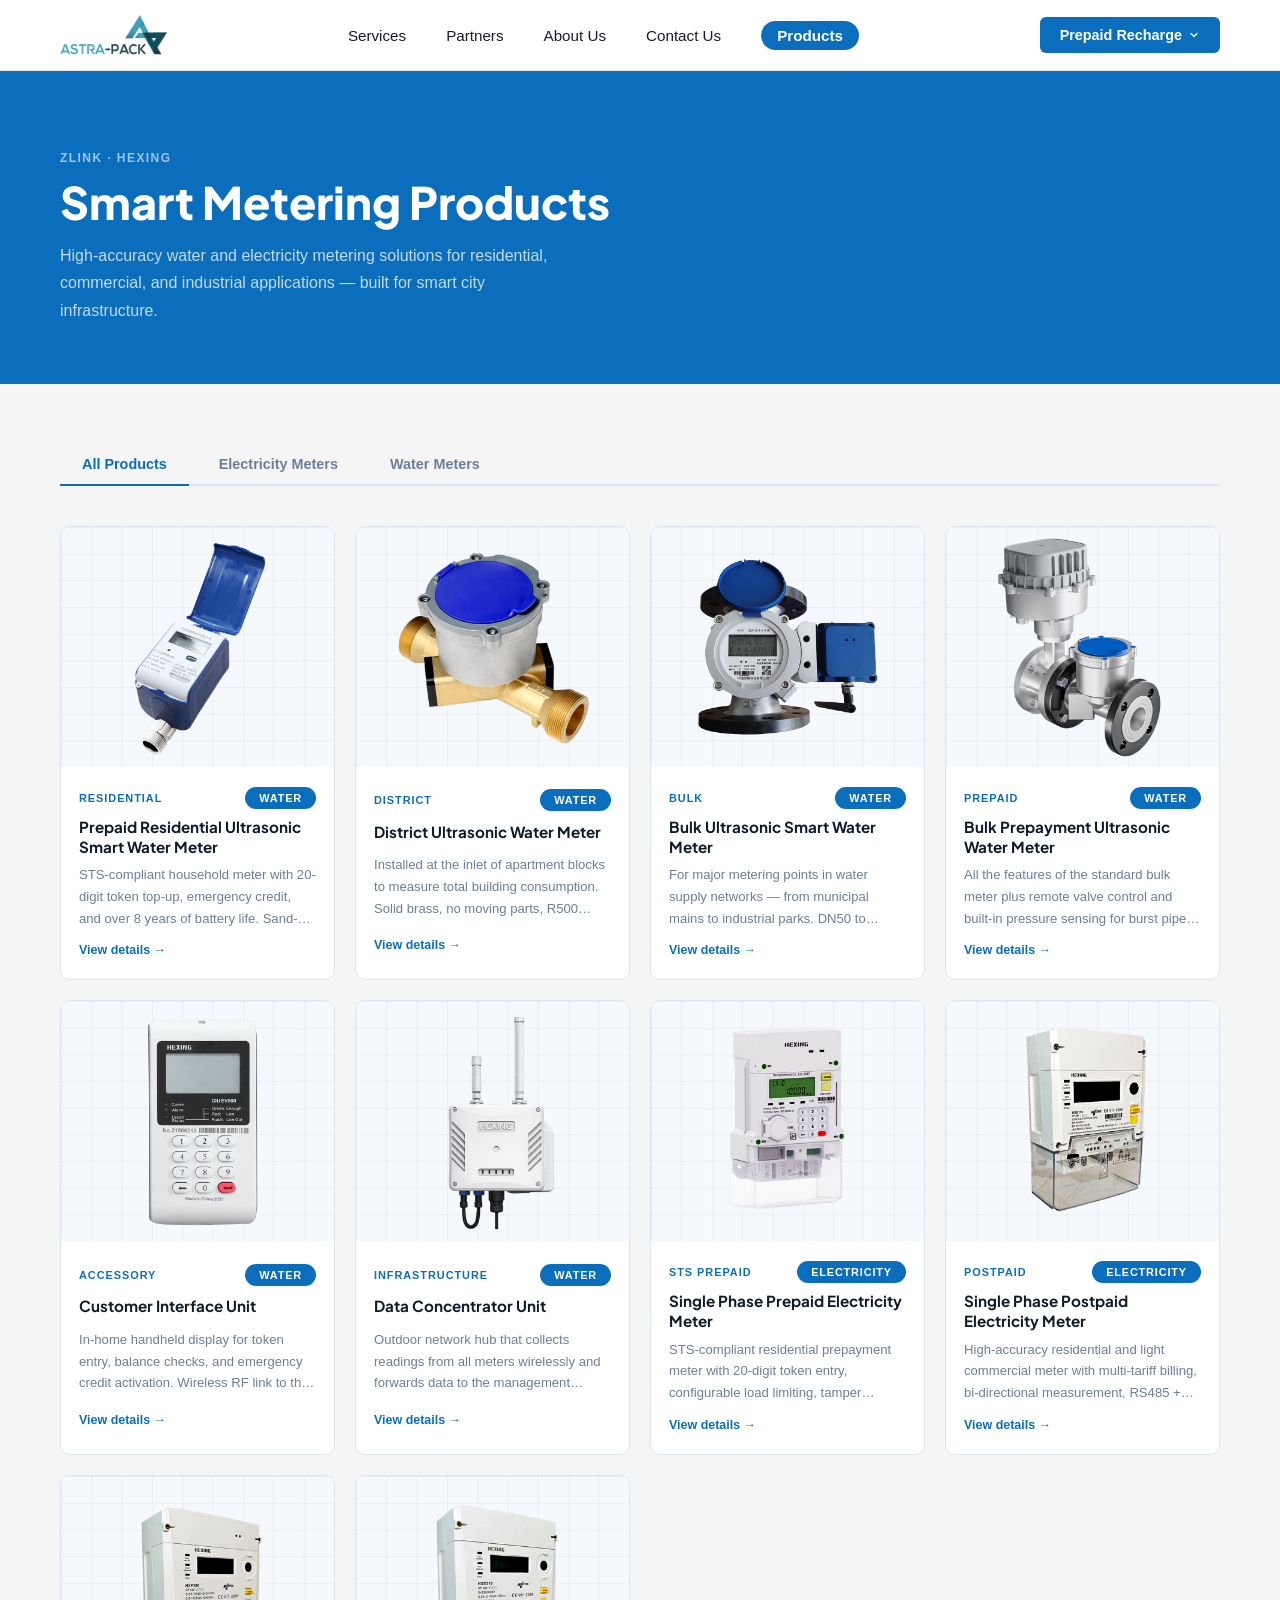
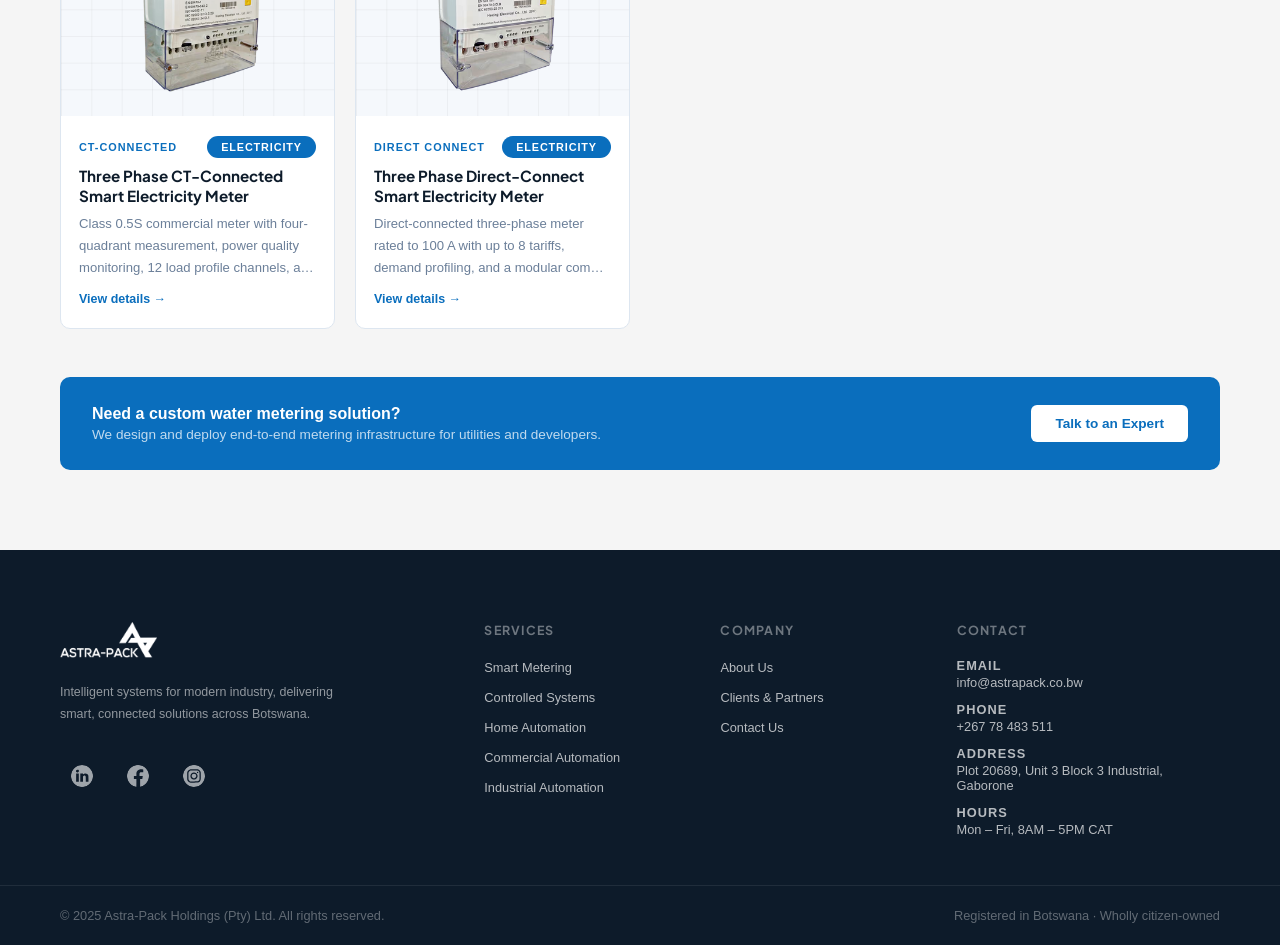
<file: products.html>
<!DOCTYPE html>
<html lang="en">
<head>
  <meta charset="UTF-8" />
  <meta name="viewport" content="width=device-width, initial-scale=1.0" />
  <title>Products — Astra-Pack Holdings</title>
  <link rel="preconnect" href="https://fonts.googleapis.com" />
  <link rel="preconnect" href="https://fonts.gstatic.com" crossorigin />
  <link href="https://fonts.googleapis.com/css2?family=Plus+Jakarta+Sans:wght@400;500;600;700;800&display=swap" rel="stylesheet" />
  <link rel="stylesheet" href="style.css" />
  <link rel="stylesheet" href="products.css" />
</head>
<body>

  <!-- NAV -->
  <header class="nav">
    <div class="nav-inner">
      <div class="logo">
        <a href="index.html">
          <img src="logos/Astra-Pack Holdings Logo.png" alt="Astra-Pack Holdings" class="logo-img" />
        </a>
      </div>
      <nav class="nav-links">
        <a href="index.html#services">Services</a>
        <a href="index.html#partners">Partners</a>
        <a href="index.html#about">About Us</a>
        <a href="index.html#contact">Contact Us</a>
        <a href="products.html" class="nav-products-pill nav-active">Products</a>
      </nav>
      <div class="prepaid-dropdown">
        <button class="btn-prepaid" id="prepaidBtn" aria-expanded="false">
          Prepaid Recharge
          <svg class="prepaid-chevron" width="12" height="12" viewBox="0 0 24 24" fill="none" stroke="currentColor" stroke-width="2.5" stroke-linecap="round" stroke-linejoin="round"><polyline points="6 9 12 15 18 9"/></svg>
        </button>
        <div class="prepaid-menu" id="prepaidMenu">
          <a href="#" class="prepaid-option" data-type="electricity">
            <span class="prepaid-icon prepaid-icon--elec">
              <svg width="18" height="18" viewBox="0 0 24 24" fill="none" stroke="currentColor" stroke-width="2" stroke-linecap="round" stroke-linejoin="round"><polygon points="13 2 3 14 12 14 11 22 21 10 12 10 13 2"/></svg>
            </span>
            <span class="prepaid-option-text">
              <strong>Electricity</strong>
              <span>Buy a prepaid electricity token</span>
            </span>
          </a>
          <a href="#" class="prepaid-option" data-type="water">
            <span class="prepaid-icon prepaid-icon--water">
              <svg width="18" height="18" viewBox="0 0 24 24" fill="none" stroke="currentColor" stroke-width="2" stroke-linecap="round" stroke-linejoin="round"><path d="M12 2.69l5.66 5.66a8 8 0 1 1-11.31 0z"/></svg>
            </span>
            <span class="prepaid-option-text">
              <strong>Water</strong>
              <span>Buy a prepaid water token</span>
            </span>
          </a>
        </div>
      </div>
      <button class="nav-hamburger" id="navHamburger" aria-label="Toggle menu" aria-expanded="false">
        <span></span>
        <span></span>
        <span></span>
      </button>
    </div>
  </header>

  <!-- PAGE HERO -->
  <section class="prod-hero">
    <div class="prod-hero-inner">
      <p class="prod-hero-label">ZLINK · Hexing</p>
      <h1 class="prod-hero-title">Smart Metering Products</h1>
      <p class="prod-hero-sub">High-accuracy water and electricity metering solutions for residential, commercial, and industrial applications — built for smart city infrastructure.</p>
    </div>
  </section>

  <!-- PRODUCTS GRID -->
  <section class="prod-section">
    <div class="prod-inner">

      <div class="prod-tabs" role="tablist">
        <button class="prod-tab" role="tab" aria-selected="true" data-filter="all">All Products</button>
        <button class="prod-tab" role="tab" aria-selected="false" data-filter="elec">Electricity Meters</button>
        <button class="prod-tab" role="tab" aria-selected="false" data-filter="water">Water Meters</button>
      </div>

      <div class="prod-grid">

        <a href="product.html?id=residential-prepaid" class="prod-card">
          <div class="prod-card-img" style="--bg:url('images/Products/STS_prepaid_meter/STS prepaid_resident_water_meter_01.png')"></div>
          <div class="prod-card-body">
            <span class="prod-badge">Residential</span>
            <span class="prod-type prod-type--water">Water</span>
            <h3>Prepaid Residential Ultrasonic Smart Water Meter</h3>
            <p>STS-compliant household meter with 20-digit token top-up, emergency credit, and over 8 years of battery life. Sand-resistant and tamper-proof.</p>
            <span class="prod-card-link">View details &rarr;</span>
          </div>
        </a>

        <a href="product.html?id=district-meter" class="prod-card">
          <div class="prod-card-img" style="--bg:url('images/Products/district_meter/district_meter_01.png')"></div>
          <div class="prod-card-body">
            <span class="prod-badge prod-badge--commercial">District</span>
            <span class="prod-type prod-type--water">Water</span>
            <h3>District Ultrasonic Water Meter</h3>
            <p>Installed at the inlet of apartment blocks to measure total building consumption. Solid brass, no moving parts, R500 dynamic range, fully submersible.</p>
            <span class="prod-card-link">View details &rarr;</span>
          </div>
        </a>

        <a href="product.html?id=bulk-smart" class="prod-card">
          <div class="prod-card-img" style="--bg:url('images/Products/bulk_ultrasonic/bulk_ultraonic_01.png')"></div>
          <div class="prod-card-body">
            <span class="prod-badge prod-badge--industrial">Bulk</span>
            <span class="prod-type prod-type--water">Water</span>
            <h3>Bulk Ultrasonic Smart Water Meter</h3>
            <p>For major metering points in water supply networks — from municipal mains to industrial parks. DN50 to DN600 with IoT connectivity.</p>
            <span class="prod-card-link">View details &rarr;</span>
          </div>
        </a>

        <a href="product.html?id=bulk-prepaid" class="prod-card">
          <div class="prod-card-img" style="--bg:url('images/Products/bulk_meter/Bulk_meter_valve_01.png')"></div>
          <div class="prod-card-body">
            <span class="prod-badge prod-badge--commercial">Prepaid</span>
            <span class="prod-type prod-type--water">Water</span>
            <h3>Bulk Prepayment Ultrasonic Water Meter</h3>
            <p>All the features of the standard bulk meter plus remote valve control and built-in pressure sensing for burst pipe detection. DN50 to DN200.</p>
            <span class="prod-card-link">View details &rarr;</span>
          </div>
        </a>

        <a href="product.html?id=ciu-ev900" class="prod-card">
          <div class="prod-card-img" style="--bg:url('images/Products/CIU/CIU_01.png')"></div>
          <div class="prod-card-body">
            <span class="prod-badge">Accessory</span>
            <span class="prod-type prod-type--water">Water</span>
            <h3>Customer Interface Unit</h3>
            <p>In-home handheld display for token entry, balance checks, and emergency credit activation. Wireless RF link to the meter at 433 MHz.</p>
            <span class="prod-card-link">View details &rarr;</span>
          </div>
        </a>

        <a href="product.html?id=dcu-hxec300" class="prod-card">
          <div class="prod-card-img" style="--bg:url('images/Products/Data Concentrator/Data Contentrator.png')"></div>
          <div class="prod-card-body">
            <span class="prod-badge prod-badge--industrial">Infrastructure</span>
            <span class="prod-type prod-type--water">Water</span>
            <h3>Data Concentrator Unit</h3>
            <p>Outdoor network hub that collects readings from all meters wirelessly and forwards data to the management system over 4G. IP65-rated for harsh environments.</p>
            <span class="prod-card-link">View details &rarr;</span>
          </div>
        </a>

        <a href="product.html?id=elec-prepaid-single" class="prod-card">
          <div class="prod-card-img" style="--bg:url('images/Products/electrical_meter/DDSY1088 Single Phase.png')"></div>
          <div class="prod-card-body">
            <span class="prod-badge">STS Prepaid</span>
            <span class="prod-type prod-type--elec">Electricity</span>
            <h3>Single Phase Prepaid Electricity Meter</h3>
            <p>STS-compliant residential prepayment meter with 20-digit token entry, configurable load limiting, tamper detection, and optional NB-IoT / RF / PLC connectivity.</p>
            <span class="prod-card-link">View details &rarr;</span>
          </div>
        </a>

        <a href="product.html?id=elec-postpaid-single" class="prod-card">
          <div class="prod-card-img" style="--bg:url('images/Products/electrical_meter/DDS1088 Single Phase Postpaid.png')"></div>
          <div class="prod-card-body">
            <span class="prod-badge prod-badge--commercial">Postpaid</span>
            <span class="prod-type prod-type--elec">Electricity</span>
            <h3>Single Phase Postpaid Electricity Meter</h3>
            <p>High-accuracy residential and light commercial meter with multi-tariff billing, bi-directional measurement, RS485 + optical port, and a 15+ year design lifespan.</p>
            <span class="prod-card-link">View details &rarr;</span>
          </div>
        </a>

        <a href="product.html?id=elec-ct-three-phase" class="prod-card">
          <div class="prod-card-img" style="--bg:url('images/Products/electrical_meter/DTSD1088 Three Phase CT.png')"></div>
          <div class="prod-card-body">
            <span class="prod-badge prod-badge--industrial">CT-Connected</span>
            <span class="prod-type prod-type--elec">Electricity</span>
            <h3>Three Phase CT-Connected Smart Electricity Meter</h3>
            <p>Class 0.5S commercial meter with four-quadrant measurement, power quality monitoring, 12 load profile channels, and dual RS485 / Ethernet communication.</p>
            <span class="prod-card-link">View details &rarr;</span>
          </div>
        </a>

        <a href="product.html?id=elec-direct-three-phase" class="prod-card">
          <div class="prod-card-img" style="--bg:url('images/Products/electrical_meter/DTSD1088 Three Phase Direct.png')"></div>
          <div class="prod-card-body">
            <span class="prod-badge prod-badge--commercial">Direct Connect</span>
            <span class="prod-type prod-type--elec">Electricity</span>
            <h3>Three Phase Direct-Connect Smart Electricity Meter</h3>
            <p>Direct-connected three-phase meter rated to 100 A with up to 8 tariffs, demand profiling, and a modular comms interface for RS485, PLC, or NB-IoT.</p>
            <span class="prod-card-link">View details &rarr;</span>
          </div>
        </a>

      </div>

      <div class="prod-cta-banner">
        <div>
          <p class="prod-cta-banner-title">Need a custom water metering solution?</p>
          <p class="prod-cta-banner-sub">We design and deploy end-to-end metering infrastructure for utilities and developers.</p>
        </div>
        <a href="index.html#contact" class="prod-cta-banner-btn">Talk to an Expert</a>
      </div>

    </div>
  </section>

  <!-- FOOTER -->
  <footer class="footer">
    <div class="footer-inner">
      <div class="footer-brand">
        <img src="logos/Astra-Pack Holdings Logo.png" alt="Astra-Pack Holdings" class="footer-logo" />
        <p class="footer-tagline">Intelligent systems for modern industry, delivering smart, connected solutions across Botswana.</p>
        <div class="footer-socials">
          <a href="https://www.linkedin.com/company/astra-pack-holdings/" target="_blank" class="social-link">
            <img src="socials/linkedin.svg" alt="LinkedIn" />
          </a>
          <a href="https://www.facebook.com/astrapackholdings/" target="_blank" class="social-link">
            <img src="socials/facebook.svg" alt="Facebook" />
          </a>
          <a href="https://www.instagram.com/astrapackholdings/" target="_blank" class="social-link">
            <img src="socials/instagram.svg" alt="Instagram" />
          </a>
        </div>
      </div>
      <div class="footer-col">
        <h5 class="footer-col-title">Services</h5>
        <ul>
          <li><a href="index.html#services">Smart Metering</a></li>
          <li><a href="index.html#services">Controlled Systems</a></li>
          <li><a href="index.html#services">Home Automation</a></li>
          <li><a href="index.html#services">Commercial Automation</a></li>
          <li><a href="index.html#services">Industrial Automation</a></li>
        </ul>
      </div>
      <div class="footer-col">
        <h5 class="footer-col-title">Company</h5>
        <ul>
          <li><a href="index.html#about">About Us</a></li>
          <li><a href="index.html#partners">Clients &amp; Partners</a></li>
          <li><a href="index.html#contact">Contact Us</a></li>
        </ul>
      </div>
      <div class="footer-col">
        <h5 class="footer-col-title">Contact</h5>
        <ul class="footer-contact-list">
          <li>
            <span class="footer-contact-label">Email</span>
            <a href="mailto:info@astrapack.co.bw">info@astrapack.co.bw</a>
          </li>
          <li>
            <span class="footer-contact-label">Phone</span>
            <span>+267 78 483 511</span>
          </li>
          <li>
            <span class="footer-contact-label">Address</span>
            <span>Plot 20689, Unit 3 Block 3 Industrial, Gaborone</span>
          </li>
          <li>
            <span class="footer-contact-label">Hours</span>
            <span>Mon – Fri, 8AM – 5PM CAT</span>
          </li>
        </ul>
      </div>
    </div>
    <div class="footer-bottom">
      <div class="footer-bottom-inner">
        <p>&copy; 2025 Astra-Pack Holdings (Pty) Ltd. All rights reserved.</p>
        <p>Registered in Botswana &middot; Wholly citizen-owned</p>
      </div>
    </div>
  </footer>

  <script src="products.js"></script>
  <script>
    function snapGrid(el) {
      const w = el.offsetWidth;
      const h = el.offsetHeight;
      const odd = x => 2 * Math.round((x - 1) / 2) + 1;
      const cols  = odd(w / 28);  const rows  = odd(h / 28);
      const hCols = odd(w / 24);  const hRows = odd(h / 24);
      el.style.setProperty('--grid-size',       `${w / cols}px ${h / rows}px`);
      el.style.setProperty('--grid-size-hover', `${w / hCols}px ${h / hRows}px`);
    }

    const gridEls = document.querySelectorAll('.prod-card-img');
    gridEls.forEach(snapGrid);
    window.addEventListener('resize', () => gridEls.forEach(snapGrid));

    const tabs = document.querySelectorAll('.prod-tab');
    const cards = document.querySelectorAll('.prod-card');

    tabs.forEach(tab => {
      tab.addEventListener('click', () => {
        tabs.forEach(t => t.setAttribute('aria-selected', 'false'));
        tab.setAttribute('aria-selected', 'true');

        const filter = tab.dataset.filter;
        cards.forEach(card => {
          const isWater = card.querySelector('.prod-type--water');
          const isElec  = card.querySelector('.prod-type--elec');
          const show = filter === 'all'
            || (filter === 'water' && isWater)
            || (filter === 'elec'  && isElec);
          card.style.display = show ? '' : 'none';
        });
      });
    });
  </script>
</body>
</html>
</file>
<file: style.css>
html, body {
  overflow-x: hidden;
}

html {
  scroll-behavior: smooth;
}

*, *::before, *::after {
  box-sizing: border-box;
  margin: 0;
  padding: 0;
}

body {
  font-family: 'Segoe UI', Arial, sans-serif;
  color: #1a1a2e;
  background: #fff;
}

h1, h2, h3, h4, h5, h6 {
  font-family: 'Plus Jakarta Sans', sans-serif;
}

/* ── NAV ── */
.nav {
  border-bottom: 1px solid #e8e8e8;
  padding: 0 60px;
}

.nav-inner {
  display: grid;
  grid-template-columns: auto 1fr auto;
  align-items: center;
  max-width: 1350px;
  margin: 0 auto;
  height: 70px;
}

.logo {
  display: flex;
  align-items: center;
}

.logo a {
  display: block;
  line-height: 0;
}

.logo-img {
  height: 40px;
  width: auto;
}

.nav-links {
  display: flex;
  gap: 40px;
  justify-content: center;
  align-items: center;
}

.prepaid-dropdown {
  position: relative;
}

.btn-prepaid {
  display: inline-flex;
  align-items: center;
  gap: 6px;
  background: #0A6EBD;
  color: #fff;
  border: none;
  cursor: pointer;
  font-family: inherit;
  font-size: 0.9rem;
  font-weight: 700;
  padding: 10px 20px;
  border-radius: 6px;
  white-space: nowrap;
  transition: background 0.2s;
}

.btn-prepaid:hover {
  background: #085a9a;
}

.prepaid-chevron {
  transition: transform 0.2s;
}

.prepaid-dropdown.open .prepaid-chevron {
  transform: rotate(180deg);
}

.prepaid-menu {
  display: none;
  position: absolute;
  top: calc(100% + 10px);
  right: 0;
  background: #fff;
  border-radius: 12px;
  box-shadow: 0 8px 30px rgba(0,0,0,0.12);
  padding: 10px;
  min-width: 240px;
  z-index: 200;
}

.prepaid-dropdown.open .prepaid-menu {
  display: block;
}

.prepaid-option {
  display: flex;
  align-items: center;
  gap: 14px;
  padding: 12px 10px;
  border-radius: 8px;
  text-decoration: none;
  color: #1a1a2e;
  transition: background 0.15s;
}

.prepaid-option:hover {
  background: #f4f8fd;
}

.prepaid-icon {
  width: 40px;
  height: 40px;
  border-radius: 10px;
  display: flex;
  align-items: center;
  justify-content: center;
  flex-shrink: 0;
  color: #fff;
}

.prepaid-icon--elec {
  background: linear-gradient(135deg, #0A6EBD, #3688C9);
}

.prepaid-icon--water {
  background: linear-gradient(135deg, #1b6275, #2a8fa8);
}

.prepaid-option-text {
  display: flex;
  flex-direction: column;
  gap: 2px;
}

.prepaid-option-text strong {
  font-size: 0.92rem;
  font-weight: 700;
}

.prepaid-option-text span {
  font-size: 0.78rem;
  color: #666;
}

.nav-links a {
  text-decoration: none;
  color: #1a1a2e;
  font-size: 0.95rem;
  font-weight: 500;
  transition: color 0.2s;
}

.nav-links a:hover {
  color: #1a3a6b;
}

.nav-products-pill {
  background: #deedf8;
  color: #0A6EBD !important;
  border-radius: 20px;
  padding: 6px 16px !important;
  font-weight: 700 !important;
  transition: background 0.2s !important;
}

.nav-products-pill:hover {
  background: #c8dff3 !important;
  color: #0A6EBD !important;
}

.nav-products-pill.nav-active {
  background: #0A6EBD !important;
  color: #fff !important;
}

.nav-products-pill.nav-active:hover {
  background: #085a9a !important;
  color: #fff !important;
}

/* ── HERO ── */
.hero {
  padding: 40px 60px 80px;
}

.hero-top,
.hero-images {
  max-width: 1350px;
  margin: 0 auto;
}

.hero-top {
  display: flex;
  gap: 16px;
  align-items: flex-start;
  margin-bottom: 40px;
}

.hero-heading {
  flex: 1;
}

.hero-heading h1 {
  font-size: 3.5rem;
  font-weight: 800;
  line-height: 1.05;
  color: #1a1a2e;
}

.hero-desc {
  flex: 1;
  padding-top: 6px;
}

.hero-desc p {
  font-size: 1.1rem;
  line-height: 1.7;
  color: #6B7F99;
}

.hero-images {
  display: grid;
  grid-template-columns: 1fr 1fr;
  gap: 16px;
}

/* ── WHO WE ARE ── */
.who {
  padding: 80px 60px;
}

.who-heading {
  text-align: center;
  font-size: 3.5rem;
  font-weight: 800;
  margin-bottom: 60px;
  color: #1a1a2e;
}

.who-inner {
  display: flex;
  gap: 60px;
  max-width: 1350px;
  margin: 0 auto;
  align-items: flex-start;
}

.who-grid {
  display: grid;
  grid-template-columns: 1fr 1fr;
  gap: 12px;
  flex: 0 0 440px;
}

.who-text {
  flex: 1;
  padding-top: 10px;
}

.mission-label {
  font-size: 0.75rem;
  font-weight: 700;
  letter-spacing: 0.12em;
  color: #1a6b9a;
  margin-bottom: 14px;
  text-transform: uppercase;
}

.who-text h3 {
  font-size: 2rem;
  font-weight: 800;
  line-height: 1.2;
  margin-bottom: 20px;
  color: #1a1a2e;
}

.who-text p {
  font-size: 0.92rem;
  line-height: 1.75;
  color: #6B7F99;
  margin-bottom: 14px;
}

.learn-more {
  display: inline-flex;
  align-items: center;
  gap: 8px;
  margin-top: 10px;
  font-size: 0.92rem;
  font-weight: 600;
  color: #1a6b9a;
  text-decoration: none;
  border: 1px solid #1a6b9a;
  border-radius: 20px;
  padding: 6px 18px;
  transition: background 0.2s, color 0.2s;
}

.learn-more:hover {
  background: #1a6b9a;
  color: #fff;
}

/* ── SLIDER ARROWS ── */
.slider-arrows {
  position: absolute;
  bottom: 40px;
  right: 40px;
  display: flex;
  gap: 10px;
}

.arrow-btn {
  width: 64px;
  height: 64px;
  border-radius: 50%;
  border: none;
  background: #fff;
  color: #1a1a2e;
  font-size: 1.1rem;
  cursor: pointer;
  display: flex;
  align-items: center;
  justify-content: center;
  box-shadow: 0 2px 8px rgba(0,0,0,0.15);
  transition: background 0.2s, color 0.2s;
}

.arrow-btn:hover {
  background: #1a3a6b;
  color: #fff;
}

/* ── TYPEWRITER CURSOR ── */
.type-cursor {
  display: inline-block;
  color: #1a1a2e;
  font-weight: 800;
  animation: blink 1.2s step-end infinite;
}

@keyframes blink {
  0%, 100% { opacity: 1; }
  50%       { opacity: 0; }
}

/* ── GREY PLACEHOLDER BOXES ── */
.grey-box {
  background: #c8c8c8 center/cover no-repeat;
  border-radius: 4px;
  min-height: 200px;
  overflow: hidden;
  position: relative;
}

#heroBox1 { background-image: url('images/slide 1.jpg'); }
#heroBox2 { background-image: url('images/slide 1-2.jpg'); }

.slide-overlay {
  position: absolute;
  inset: 0;
  transform: translateY(-100%);
  transition: transform 0.7s ease;
  background-size: cover;
  background-position: center;
  background-repeat: no-repeat;
}

#overlay2 {
  transform: translateY(100%);
}

.grey-box.tall {
  min-height: 400px;
}

/* ── SERVICE OFFERING ── */
.services {
  padding: 80px 60px;
  border-top: 1px solid #e8e8e8;
}

.services-inner {
  max-width: 1350px;
  margin: 0 auto;
}

.services-inner .ctrl-card {
  height: auto;
}

.services-title {
  text-align: center;
  font-size: 3rem;
  font-weight: 800;
  color: #1a1a2e;
  margin-bottom: 70px;
}

.service-row {
  display: grid;
  grid-template-columns: 1fr 1fr;
  gap: 16px;
  margin-bottom: 16px;
  align-items: stretch;
  min-height: 500px;
}

.service-row:last-child {
  margin-bottom: 0;
}

.service-content {
  display: grid;
  grid-template-rows: auto auto 1fr;
  gap: 0;
}

.service-cat-heading {
  font-size: 3rem;
  font-weight: 800;
  color: #2a8fa8;
  margin-bottom: 14px;
}

.service-cat-desc {
  font-size: 1.1rem;
  line-height: 1.7;
  color: #6B7F99;
  margin-bottom: 40px;
  max-width: calc(100% - 70px);
}

.service-cards {
  display: grid;
  grid-template-columns: 1fr 1fr;
  gap: 16px;
  align-items: stretch;
}

.service-card {
  border: 4px solid #0A6EBD;
  border-radius: 6px;
  background: #f7fcfd;
  padding: 22px 20px 18px;
  display: flex;
  flex-direction: column;
  gap: 10px;
}

.service-card h4 {
  font-size: 1rem;
  font-weight: 700;
  color: #0A6EBD;
  line-height: 1.25;
}

.service-card p {
  font-size: 0.85rem;
  line-height: 1.7;
  color: #6B7F99;
  flex: 1;
}

.service-card-footer {
  display: flex;
  align-items: center;
  justify-content: space-between;
  margin-top: auto;
}

.service-card-icon {
  line-height: 0;
}

.service-card-cta {
  display: inline-flex;
  align-items: center;
  gap: 6px;
  font-size: 0.78rem;
  font-weight: 700;
  color: #0A6EBD;
  letter-spacing: 0.02em;
}

a.service-card--link {
  text-decoration: none;
  cursor: pointer;
  transition: transform 0.2s ease, box-shadow 0.2s ease, background 0.2s ease;
  position: relative;
}

a.service-card--link:hover {
  transform: translateY(-4px);
  box-shadow: 0 8px 24px rgba(10, 110, 189, 0.15);
  background: #eaf5fb;
}

a.service-card--link:hover h4 {
  color: #0A6EBD;
}


/* Color mosaic */
.color-mosaic {
  display: grid;
  grid-template-columns: 1fr 1fr;
  grid-template-rows: 1fr 1fr;
  gap: 16px;
  border-radius: 6px;
  overflow: hidden;
}

.color-mosaic .block-tall {
  grid-column: 1;
  grid-row: 1 / 3;
  border-radius: 4px;
}

.color-mosaic .block-top {
  grid-column: 2;
  grid-row: 1;
  border-radius: 4px;
}

.color-mosaic .block-bottom {
  grid-column: 2;
  grid-row: 2;
  border-radius: 4px;
}

/* Mosaic A (Smart Metering) */
.mosaic-a .block-tall {
  position: relative;
  overflow: hidden;
  background: #1b6275 url('images/meter blue.jpg') center/cover no-repeat;
}

.mosaic-a .block-tall::after {
  content: '';
  position: absolute;
  inset: 0;
  background-image:
    linear-gradient(rgba(255,255,255,0.10) 1px, transparent 1px),
    linear-gradient(90deg, rgba(255,255,255,0.10) 1px, transparent 1px);
  background-size: 28px 28px;
  pointer-events: none;
}
.mosaic-a .block-top {
  background: #2a8fa8 url('images/Meter remote.jpg') center/cover no-repeat;
}
.mosaic-a .block-bottom {
  background: #b8dde7 url('images/meter.jpg') center/cover no-repeat;
}

/* Mosaic B (Controlled Systems) */
.mosaic-b .block-main  { background: #0d3d4d; }
.mosaic-b .block-left  { background: #b8dde7; }
.mosaic-b .block-right { background: #2a8fa8; }

/* ── CONTROLLED SYSTEMS ── */
.controlled {
  background: #0A6EBD;
  padding: 80px 60px;
}

.controlled-inner {
  max-width: 1350px;
  margin: 0 auto;
}

.controlled-heading {
  font-size: 3rem;
  font-weight: 800;
  color: #fff;
  margin-bottom: 16px;
}

.controlled-desc {
  font-size: 1.1rem;
  line-height: 1.7;
  color: rgba(255, 255, 255, 0.75);
  max-width: 560px;
  margin-bottom: 50px;
}

.controlled-cards {
  display: grid;
  grid-template-columns: 1fr 1fr 1fr;
  gap: 16px;
}

.ctrl-card {
  background: #3688C9;
  border-radius: 6px;
  overflow: hidden;
  display: flex;
  flex-direction: column;
  height: 550px;
}

.ctrl-img-placeholder {
  background-color: #e8e8e8;
  background-size: cover;
  background-position: center;
  background-repeat: no-repeat;
  height: 50%;
  flex-shrink: 0;
}

.ctrl-card--inverse .ctrl-img-placeholder {
  background-color: rgba(255, 255, 255, 0.1);
}

.ctrl-card-body {
  padding: 24px;
  flex: 1;
  display: flex;
  flex-direction: column;
  gap: 12px;
}

.ctrl-card-body h4 {
  font-size: 1.1rem;
  font-weight: 700;
  color: #fff;
  line-height: 1.25;
}

.ctrl-card-body p {
  font-size: 0.88rem;
  line-height: 1.7;
  color: rgba(255, 255, 255, 0.8);
}

.ctrl-chips {
  display: flex;
  flex-wrap: wrap;
  gap: 8px;
  margin-top: auto;
  padding-top: 12px;
}

.ctrl-chip {
  font-size: 0.75rem;
  font-weight: 600;
  color: #3688C9;
  background: rgba(255, 255, 255, 0.92);
  border-radius: 100px;
  padding: 4px 12px;
  white-space: nowrap;
}

/* ── WHO WE ARE ── */
.who {
  padding: 80px 60px;
  background: #fff;
}

.who-inner {
  display: block;
  max-width: 1350px;
  margin: 0 auto;
}

.who-header {
  max-width: 700px;
  margin: 0 auto 60px;
  text-align: center;
}

.who-title {
  font-size: 3rem;
  font-weight: 800;
  color: #1a1a2e;
  margin-bottom: 28px;
}

.who-text {
  font-size: 0.95rem;
  line-height: 1.8;
  color: #6B7F99;
  margin-bottom: 18px;
}

.who-text:last-child {
  margin-bottom: 0;
}

.who-mosaic {
  display: grid;
  grid-template-columns: repeat(6, 1fr);
  grid-template-rows: 260px 280px;
  gap: 12px;
}

/* Row 1: narrow | medium | wide */
.wm-r1c1 { grid-column: 1 / 2; grid-row: 1; }
.wm-r1c2 { grid-column: 2 / 4; grid-row: 1; }
.wm-r1c3 { grid-column: 4 / 7; grid-row: 1; }

/* Row 2: wide | medium | narrow */
.wm-r2c1 { grid-column: 1 / 4; grid-row: 2; }
.wm-r2c2 { grid-column: 4 / 6; grid-row: 2; }
.wm-r2c3 { grid-column: 6 / 7; grid-row: 2; }

.wm-box {
  border-radius: 16px;
}

.wm-light { background: #a8c8e8; }
.wm-mid   { background: #5a9fd4; }
.wm-dark  { background: #0A6EBD; }

/* Who We Are — grid */
.who-grid-new {
  display: grid;
  grid-template-columns: repeat(4, 1fr);
  grid-template-rows: 300px 300px;
  gap: 16px;
}

.wg-box {
  border-radius: 10px;
}

/* Row 1: two small | one wide */
.wg-box--a { background: #2a8fa8 url('images/Row 1-1.jpg') center/cover no-repeat; grid-column: 1; grid-row: 1; }
.wg-box--b { background: #b8dde7 url('images/row 1-2.jpg') center/cover no-repeat; grid-column: 2; grid-row: 1; }
.wg-box--c { background: #1b6275 url('images/row 1-3.jpg') center/cover no-repeat; grid-column: 3 / 5; grid-row: 1; }

/* Row 2: one wide | two small */
.wg-box--d { background: #1b6275 url('images/row 2-1.jpg') center/cover no-repeat; grid-column: 1 / 3; grid-row: 2; }
.wg-box--e { background: #2a8fa8 url('images/row 2-2.jpg') center/cover no-repeat; grid-column: 3; grid-row: 2; }
.wg-box--f { background: #b8dde7 url('images/row 2-3.jpg') center/cover no-repeat; grid-column: 4; grid-row: 2; }

/* ── CLIENTS & PARTNERS ── */
.partners {
  padding: 80px 0;
  background: linear-gradient(135deg, #d6e9f8 0%, #c2dcf4 50%, #d0e7f9 100%);
  overflow: hidden;
}

.partners-header {
  text-align: center;
  padding: 0 60px;
  margin-bottom: 60px;
}

.partners-label {
  font-size: 0.72rem;
  font-weight: 700;
  letter-spacing: 0.15em;
  color: #0A6EBD;
  margin-bottom: 12px;
}

.partners-title {
  font-size: 3rem;
  font-weight: 800;
  color: #1a1a2e;
  margin-bottom: 16px;
}

.partners-desc {
  font-size: 1rem;
  line-height: 1.7;
  color: #6B7F99;
  max-width: 500px;
  margin: 0 auto;
}

.partners-track-wrap {
  margin-bottom: 36px;
}

.partners-track-wrap:last-child {
  margin-bottom: 0;
}

.track-label {
  font-size: 0.72rem;
  font-weight: 700;
  letter-spacing: 0.15em;
  color: #0A6EBD;
  padding: 0 60px;
  margin-bottom: 16px;
}

.logo-track-outer {
  overflow: hidden;
  width: 100%;
}

.logo-track {
  display: flex;
  gap: 12px;
  width: max-content;
  animation: scroll-left 30s linear infinite;
}

.logo-track--reverse {
  animation: scroll-right 30s linear infinite;
}

.logo-pill {
  background: #fff;
  border-radius: 10px;
  padding: 14px 24px;
  display: flex;
  align-items: center;
  justify-content: center;
  flex-shrink: 0;
  width: 160px;
  height: 80px;
}

.logo-pill img {
  max-width: 100%;
  max-height: 48px;
  object-fit: contain;
}

@keyframes scroll-left {
  0%   { transform: translateX(0); }
  100% { transform: translateX(-50%); }
}

@keyframes scroll-right {
  0%   { transform: translateX(-50%); }
  100% { transform: translateX(0); }
}

/* ── CONTACT US ── */
.contact {
  background: #fff;
  padding: 80px 60px;
}

.contact-card {
  max-width: 1350px;
  margin: 0 auto;
  background: #e8f8f4;
  border-radius: 16px;
  display: grid;
  grid-template-columns: 1fr 1.2fr;
  gap: 60px;
  padding: 60px;
}

.contact-heading {
  font-size: 3rem;
  font-weight: 800;
  color: #1a1a2e;
  line-height: 1.05;
  margin-bottom: 20px;
}

.contact-intro {
  font-size: 0.92rem;
  line-height: 1.75;
  color: #4a5568;
  margin-bottom: 32px;
  max-width: 380px;
}

.contact-details {
  display: flex;
  flex-direction: column;
  gap: 4px;
  margin-bottom: 32px;
}

.contact-detail-label {
  font-size: 0.85rem;
  color: #4a5568;
  margin-top: 12px;
}

.contact-detail-label:first-child {
  margin-top: 0;
}

.contact-detail-value {
  font-size: 1.1rem;
  font-weight: 700;
  color: #1a1a2e;
  text-decoration: none;
}

.contact-address {
  font-size: 0.88rem;
  font-weight: 400;
  color: #4a5568;
  line-height: 1.6;
}

.contact-socials {
  display: flex;
  gap: 14px;
  align-items: center;
}

.social-link {
  display: flex;
  align-items: center;
  justify-content: center;
  width: 44px;
  height: 44px;
}

.social-link img {
  width: 44px;
  height: 44px;
  object-fit: contain;
  border-radius: 35px;
}

/* Form */
.contact-right {
  display: flex;
  align-items: center;
}

.contact-form {
  background: #fff;
  border-radius: 12px;
  padding: 32px;
  width: 100%;
  display: flex;
  flex-direction: column;
  gap: 16px;
}

.form-row {
  display: grid;
  grid-template-columns: 1fr 1fr;
  gap: 16px;
}

.form-group {
  display: flex;
  flex-direction: column;
  gap: 6px;
}

.form-group label {
  font-size: 0.85rem;
  font-weight: 600;
  color: #1a1a2e;
}

.form-group input,
.form-group textarea {
  border: 1.5px solid #e2e8f0;
  border-radius: 8px;
  padding: 12px 14px;
  font-size: 0.9rem;
  font-family: inherit;
  color: #1a1a2e;
  background: #f9fafb;
  outline: none;
  transition: border-color 0.2s;
}

.form-group input:focus,
.form-group textarea:focus {
  border-color: #0A6EBD;
}

.form-group input::placeholder,
.form-group textarea::placeholder {
  color: #b0bec5;
}

.form-group textarea {
  resize: none;
  height: 120px;
}

.btn-send {
  background: #1a1a2e;
  color: #fff;
  border: none;
  border-radius: 8px;
  padding: 14px;
  font-size: 0.95rem;
  font-weight: 700;
  font-family: inherit;
  cursor: pointer;
  transition: background 0.2s;
}

.btn-send:hover {
  background: #0A6EBD;
}

/* ── PREPAID MODAL ── */
.prepaid-modal-overlay {
  display: none;
  position: fixed;
  inset: 0;
  background: rgba(0, 0, 0, 0.45);
  z-index: 1000;
  align-items: center;
  justify-content: center;
}

.prepaid-modal-overlay.open {
  display: flex;
}

.prepaid-modal {
  background: #fff;
  border-radius: 16px;
  width: 100%;
  max-width: 440px;
  overflow: hidden;
  box-shadow: 0 20px 60px rgba(0, 0, 0, 0.18);
  margin: 20px;
}

.prepaid-modal-header {
  background: #0A6EBD;
  padding: 18px 22px 16px;
  display: flex;
  align-items: flex-start;
  justify-content: space-between;
}

.prepaid-modal-label {
  font-size: 0.7rem;
  font-weight: 700;
  letter-spacing: 0.08em;
  color: rgba(255, 255, 255, 0.75);
  margin-bottom: 6px;
}

.prepaid-modal-title {
  font-size: 1.25rem;
  font-weight: 800;
  color: #fff;
  margin: 0;
}

.prepaid-modal-close {
  background: rgba(255, 255, 255, 0.2);
  border: none;
  color: #fff;
  width: 32px;
  height: 32px;
  border-radius: 50%;
  cursor: pointer;
  font-size: 0.85rem;
  display: flex;
  align-items: center;
  justify-content: center;
  flex-shrink: 0;
  transition: background 0.15s;
}

.prepaid-modal-close:hover {
  background: rgba(255, 255, 255, 0.35);
}

.prepaid-modal-body {
  padding: 18px 22px;
  display: flex;
  flex-direction: column;
  gap: 12px;
}

.prepaid-field {
  display: flex;
  flex-direction: column;
  gap: 7px;
}

.prepaid-field label {
  font-size: 0.7rem;
  font-weight: 700;
  letter-spacing: 0.07em;
  color: #555;
}

.prepaid-field input {
  background: #f2f5f8;
  border: none;
  border-radius: 8px;
  padding: 10px 14px;
  font-family: inherit;
  font-size: 0.88rem;
  color: #1a1a2e;
  outline: none;
  transition: box-shadow 0.15s;
}

.prepaid-field input::placeholder {
  color: #aab;
}

.prepaid-field input:focus {
  box-shadow: 0 0 0 2px #3688C9;
}

.prepaid-verify-btn {
  display: flex;
  align-items: center;
  justify-content: center;
  gap: 8px;
  background: #0A6EBD;
  color: #fff;
  border: none;
  border-radius: 8px;
  padding: 11px;
  font-family: inherit;
  font-size: 0.92rem;
  font-weight: 700;
  cursor: pointer;
  transition: background 0.2s;
}

.prepaid-verify-btn:hover {
  background: #085a9a;
}

.prepaid-secure {
  display: flex;
  align-items: center;
  justify-content: center;
  gap: 5px;
  font-size: 0.75rem;
  color: #888;
  margin: 0;
}

.prepaid-error {
  font-size: 0.8rem;
  color: #c0392b;
  margin: 0;
  min-height: 1em;
}

.prepaid-customer-card {
  background: #eef5fb;
  border-radius: 10px;
  padding: 12px 16px;
  display: flex;
  flex-direction: column;
  gap: 6px;
}

.prepaid-customer-label {
  font-size: 0.7rem;
  font-weight: 700;
  letter-spacing: 0.07em;
  color: #0A6EBD;
  margin: 0 0 4px;
}

.prepaid-customer-row {
  display: flex;
  justify-content: space-between;
  font-size: 0.88rem;
  color: #444;
}

.prepaid-customer-row strong {
  color: #1a1a2e;
  font-weight: 700;
}

.prepaid-divider {
  border: none;
  border-top: 1px solid #d0e4f0;
  margin: 4px 0;
}

.prepaid-customer-note {
  font-size: 0.78rem;
  color: #777;
  font-style: italic;
  margin: 0;
}

.prepaid-min-note {
  font-size: 0.78rem;
  color: #555;
}

.prepaid-min-note em {
  color: #0A6EBD;
  font-style: normal;
  font-weight: 600;
}

.prepaid-quick-section {
  display: flex;
  flex-direction: column;
  gap: 10px;
}

.prepaid-quick-label {
  font-size: 0.7rem;
  font-weight: 700;
  letter-spacing: 0.07em;
  color: #0A6EBD;
  margin: 0;
}

.prepaid-quick-grid {
  display: grid;
  grid-template-columns: repeat(3, 1fr);
  gap: 10px;
}

.prepaid-quick-btn {
  background: #f2f5f8;
  border: 1.5px solid #dde6ef;
  border-radius: 8px;
  padding: 8px;
  font-family: inherit;
  font-size: 0.92rem;
  font-weight: 600;
  color: #1a1a2e;
  cursor: pointer;
  transition: background 0.15s, border-color 0.15s;
}

.prepaid-quick-btn:hover,
.prepaid-quick-btn.active {
  background: #0A6EBD;
  border-color: #0A6EBD;
  color: #fff;
}

.prepaid-payment-summary {
  background: #eef5fb;
  border-radius: 10px;
  padding: 16px 18px;
  display: flex;
  justify-content: space-between;
  align-items: center;
  gap: 12px;
}

.prepaid-paying-label {
  font-size: 0.68rem;
  font-weight: 700;
  letter-spacing: 0.07em;
  color: #888;
  margin: 0 0 4px;
}

.prepaid-paying-detail {
  display: flex;
  align-items: center;
  gap: 6px;
  font-size: 0.9rem;
  color: #1a1a2e;
  margin: 0;
}

.prepaid-paying-amount {
  text-align: right;
  flex-shrink: 0;
}

.prepaid-amount-value {
  font-size: 1.4rem;
  font-weight: 800;
  color: #0A6EBD;
  margin: 0;
}

.prepaid-card-row {
  display: grid;
  grid-template-columns: 1fr 1fr;
  gap: 14px;
}

.prepaid-accepted {
  display: flex;
  align-items: center;
  flex-wrap: wrap;
  gap: 8px;
  font-size: 0.78rem;
  color: #888;
  margin: 0;
}

.prepaid-badge {
  border: 1.5px solid #ccd6e0;
  border-radius: 6px;
  padding: 3px 9px;
  font-size: 0.75rem;
  font-weight: 700;
  color: #333;
}

.prepaid-back-btn {
  background: none;
  border: none;
  color: #555;
  font-family: inherit;
  font-size: 0.85rem;
  cursor: pointer;
  text-align: center;
  padding: 0;
  transition: color 0.15s;
}

.prepaid-back-btn:hover {
  color: #0A6EBD;
}

.prepaid-success-body {
  align-items: center;
  text-align: center;
  padding: 28px 22px;
}

.prepaid-success-icon {
  width: 68px;
  height: 68px;
  border-radius: 50%;
  background: #0A6EBD;
  color: #fff;
  display: flex;
  align-items: center;
  justify-content: center;
  margin-bottom: 4px;
}

.prepaid-success-title {
  font-size: 1.2rem;
  font-weight: 800;
  color: #1a1a2e;
  margin: 0;
}

.prepaid-success-sub {
  font-size: 0.82rem;
  color: #666;
  margin: 0;
}

.prepaid-token-card {
  background: #eef5fb;
  border-radius: 10px;
  padding: 14px 20px;
  width: 100%;
  display: flex;
  flex-direction: column;
  align-items: center;
  gap: 6px;
}

.prepaid-token-label {
  font-size: 0.65rem;
  font-weight: 700;
  letter-spacing: 0.1em;
  color: #888;
  margin: 0;
}

.prepaid-token-number {
  font-size: 1.5rem;
  font-weight: 800;
  letter-spacing: 0.18em;
  color: #0A6EBD;
  margin: 0;
  font-variant-numeric: tabular-nums;
}

.prepaid-copy-btn {
  display: flex;
  align-items: center;
  gap: 5px;
  background: none;
  border: 1.5px solid #c0d8ee;
  border-radius: 6px;
  padding: 5px 12px;
  font-family: inherit;
  font-size: 0.75rem;
  font-weight: 600;
  color: #0A6EBD;
  cursor: pointer;
  transition: background 0.15s;
}

.prepaid-copy-btn:hover {
  background: #d6eaf8;
}

.prepaid-email-note {
  display: flex;
  align-items: center;
  gap: 7px;
  font-size: 0.8rem;
  color: #555;
  background: #f6faf6;
  border-radius: 8px;
  padding: 10px 14px;
  width: 100%;
  box-sizing: border-box;
}

.prepaid-email-note svg {
  flex-shrink: 0;
  color: #2a8fa8;
}

.prepaid-download-btn {
  display: flex;
  align-items: center;
  justify-content: center;
  gap: 8px;
  width: 100%;
  background: #fff;
  border: 1.5px solid #0A6EBD;
  border-radius: 8px;
  padding: 10px;
  font-family: inherit;
  font-size: 0.88rem;
  font-weight: 700;
  color: #0A6EBD;
  cursor: pointer;
  transition: background 0.15s;
}

.prepaid-download-btn:hover {
  background: #eef5fb;
}

/* ── FOOTER ── */
.footer {
  background: #0d1b2a;
  color: #fff;
}

.footer-inner {
  max-width: 1350px;
  margin: 0 auto;
  padding: 72px 60px 48px;
  display: grid;
  grid-template-columns: 2fr 1fr 1fr 1.4fr;
  gap: 48px;
}

.footer-logo {
  height: 36px;
  width: auto;
  margin-bottom: 20px;
  filter: brightness(0) invert(1);
}

.footer-tagline {
  font-size: 0.78rem;
  line-height: 1.75;
  color: rgba(255, 255, 255, 0.55);
  margin-bottom: 28px;
  max-width: 280px;
}

.footer-socials {
  display: flex;
  gap: 12px;
}

.footer-socials .social-link img {
  height: 22px;
  width: 22px;
  object-fit: contain;
  filter: brightness(0) invert(1);
  opacity: 0.6;
  transition: opacity 0.2s;
}

.footer-socials .social-link:hover img {
  opacity: 1;
}

.footer-col-title {
  font-size: 0.78rem;
  font-weight: 700;
  letter-spacing: 0.1em;
  text-transform: uppercase;
  color: rgba(255, 255, 255, 0.4);
  margin-bottom: 20px;
}

.footer-col ul {
  list-style: none;
  display: flex;
  flex-direction: column;
  gap: 12px;
}

.footer-col ul li a,
.footer-col ul li span {
  font-size: 0.8rem;
  color: rgba(255, 255, 255, 0.7);
  text-decoration: none;
  transition: color 0.2s;
}

.footer-col ul li a:hover {
  color: #fff;
}

.footer-contact-list {
  display: flex;
  flex-direction: column;
  gap: 14px;
}

.footer-contact-list li {
  display: flex;
  flex-direction: column;
  gap: 2px;
}

.footer-contact-label {
  font-size: 0.72rem;
  font-weight: 700;
  letter-spacing: 0.08em;
  text-transform: uppercase;
  color: rgba(255, 255, 255, 0.35);
}

.footer-contact-list a {
  color: rgba(255, 255, 255, 0.7);
  text-decoration: none;
  transition: color 0.2s;
}

.footer-contact-list a:hover {
  color: #fff;
}

.footer-bottom {
  border-top: 1px solid rgba(255, 255, 255, 0.08);
}

.footer-bottom-inner {
  max-width: 1350px;
  margin: 0 auto;
  padding: 22px 60px;
  display: flex;
  justify-content: space-between;
  align-items: center;
}

.footer-bottom-inner p {
  font-size: 0.8rem;
  color: rgba(255, 255, 255, 0.35);
}

/* ── HAMBURGER BUTTON ── */
.nav-hamburger {
  display: none;
  flex-direction: column;
  justify-content: center;
  align-items: center;
  gap: 5px;
  width: 40px;
  height: 40px;
  background: none;
  border: none;
  cursor: pointer;
  padding: 4px;
  flex-shrink: 0;
}

.nav-hamburger span {
  display: block;
  width: 22px;
  height: 2px;
  background: #0d1b2a;
  border-radius: 2px;
  transition: transform 0.25s ease, opacity 0.2s ease;
}

.nav-hamburger[aria-expanded="true"] span:nth-child(1) {
  transform: translateY(7px) rotate(45deg);
}
.nav-hamburger[aria-expanded="true"] span:nth-child(2) {
  opacity: 0;
}
.nav-hamburger[aria-expanded="true"] span:nth-child(3) {
  transform: translateY(-7px) rotate(-45deg);
}

/* ── MOBILE ≤767px ── */
@media (max-width: 767px) {

  .nav {
    padding: 0 20px;
  }

  .nav-inner {
    grid-template-columns: auto 1fr auto auto;
    gap: 0 10px;
  }

  .nav-hamburger {
    display: flex;
  }

  .nav-links {
    display: none;
    position: fixed;
    top: 70px;
    left: 0;
    right: 0;
    background: #fff;
    flex-direction: column;
    align-items: stretch;
    padding: 8px 0 16px;
    box-shadow: 0 8px 24px rgba(0,0,0,0.12);
    z-index: 999;
    gap: 0;
  }

  .nav-links.open {
    display: flex;
  }

  .nav-links a {
    padding: 13px 24px;
    font-size: 0.95rem;
    border-bottom: 1px solid #f0f4f8;
  }

  .nav-links a:last-child {
    border-bottom: none;
  }

  .nav-products-pill {
    border-radius: 0 !important;
    padding: 13px 24px !important;
    background: #eef6fc !important;
    color: #0A6EBD !important;
  }

  .nav-products-pill.nav-active {
    background: #e0f0fa !important;
    color: #0A6EBD !important;
  }

  .btn-prepaid {
    font-size: 0.72rem;
    padding: 7px 10px;
    white-space: nowrap;
  }

  .btn-prepaid .prepaid-chevron {
    display: none;
  }

  /* HERO */
  .hero {
    padding: 32px 20px 32px;
  }

  .hero-top {
    flex-direction: column;
    gap: 12px;
    margin-bottom: 16px;
  }

  .hero-heading h1 {
    font-size: 2.2rem;
  }

  .hero-desc {
    min-height: 0 !important;
  }

  .hero-desc p {
    font-size: 0.95rem;
  }

  .hero-images {
    grid-template-columns: 1fr;
  }

  .hero-images .grey-box.tall {
    min-height: 220px;
  }

  .hero-box-2 {
    display: none;
  }

  /* SERVICES */
  .services {
    padding: 48px 20px;
  }

  .services-title {
    font-size: 2rem;
    margin-bottom: 36px;
  }

  .service-row {
    grid-template-columns: 1fr;
    min-height: auto;
    margin-bottom: 32px;
  }

  .color-mosaic {
    display: none;
  }

  .service-cat-heading {
    font-size: 2rem;
  }

  .service-cat-desc {
    max-width: 100%;
    margin-bottom: 24px;
  }

  .service-cards {
    grid-template-columns: 1fr;
  }

  .services-inner .controlled-cards {
    grid-template-columns: 1fr;
  }

  /* CONTROLLED SYSTEMS */
  .controlled {
    padding: 48px 20px;
  }

  .controlled-heading {
    font-size: 2rem;
  }

  .controlled-desc {
    font-size: 0.95rem;
    max-width: 100%;
    margin-bottom: 32px;
  }

  .controlled-cards {
    grid-template-columns: 1fr;
  }

  .ctrl-card {
    height: auto;
  }

  .ctrl-card--inverse {
    flex-direction: column;
  }

  .ctrl-img-placeholder {
    height: 200px;
    width: 100%;
  }

  /* WHO WE ARE */
  .who {
    padding: 48px 20px;
  }

  .who-title {
    font-size: 2rem;
  }

  .who-header {
    margin-bottom: 0;
  }

  .who-grid-new {
    display: none;
  }

  /* PARTNERS */
  .partners {
    padding: 48px 0;
  }

  .partners-header {
    padding: 0 20px;
    margin-bottom: 36px;
  }

  .partners-title {
    font-size: 2rem;
  }

  .track-label {
    padding: 0 20px;
  }

  /* CONTACT */
  .contact {
    padding: 48px 20px;
  }

  .contact-card {
    grid-template-columns: 1fr;
    padding: 28px 20px;
    gap: 28px;
    border-radius: 12px;
  }

  .contact-heading {
    font-size: 2rem;
  }

  .contact-intro {
    max-width: 100%;
  }

  .form-row {
    grid-template-columns: 1fr;
  }

  /* FOOTER */
  .footer-inner {
    grid-template-columns: 1fr 1fr;
    padding: 40px 20px 32px;
    gap: 32px;
  }

  .footer-brand {
    grid-column: 1 / -1;
  }

  .footer-bottom-inner {
    flex-direction: column;
    gap: 4px;
    text-align: center;
    padding: 18px 20px;
  }

  /* PREPAID MODAL */
  .prepaid-modal-body {
    max-height: calc(100svh - 160px);
    overflow-y: auto;
  }

}
</file>
<file: products.css>
/* ── PRODUCTS PAGE ─────────────────────────────────────────── */

.nav-active {
  color: #0A6EBD !important;
  font-weight: 700;
}

.prod-category-label {
  display: flex;
  align-items: center;
  gap: 8px;
  font-size: 0.75rem;
  font-weight: 700;
  letter-spacing: 0.1em;
  text-transform: uppercase;
  color: #6B7F99;
  margin-bottom: 16px;
}

.prod-grid--all {
  margin-bottom: 40px;
}

.prod-hero {
  background: #0A6EBD;
  padding: 80px 60px 60px;
}

.prod-hero-inner {
  max-width: 1350px;
  margin: 0 auto;
}

.prod-hero-label {
  font-size: 0.75rem;
  font-weight: 700;
  letter-spacing: 0.12em;
  text-transform: uppercase;
  color: rgba(255,255,255,0.6);
  margin-bottom: 12px;
}

.prod-hero-title {
  font-size: 2.8rem;
  font-weight: 800;
  color: #fff;
  line-height: 1.1;
  margin-bottom: 16px;
}

.prod-hero-sub {
  font-size: 1rem;
  color: rgba(255,255,255,0.75);
  line-height: 1.7;
  max-width: 520px;
}

/* ── SECTION ── */

.prod-section {
  padding: 60px 60px 80px;
  background: #F5F5F5;
  min-height: 60vh;
}

.prod-inner {
  max-width: 1350px;
  margin: 0 auto;
}

/* ── TABS ── */

.prod-tabs {
  display: flex;
  gap: 8px;
  margin-bottom: 40px;
  border-bottom: 2px solid #dde6f0;
  padding-bottom: 0;
}

.prod-tab {
  display: inline-flex;
  align-items: center;
  gap: 8px;
  padding: 12px 22px;
  font-family: inherit;
  font-size: 0.9rem;
  font-weight: 600;
  color: #6B7F99;
  background: none;
  border: none;
  border-bottom: 2px solid transparent;
  margin-bottom: -2px;
  cursor: pointer;
  transition: color 0.2s, border-color 0.2s;
}

.prod-tab:hover {
  color: #0A6EBD;
}

.prod-tab[aria-selected="true"] {
  color: #0A6EBD;
  border-bottom-color: #0A6EBD;
}

/* ── GRID ── */

.prod-grid {
  display: grid;
  grid-template-columns: repeat(4, 1fr);
  gap: 20px;
  margin-bottom: 48px;
}

/* ── CARD ── */

.prod-card {
  background: #fff;
  border-radius: 10px;
  overflow: hidden;
  border: 1px solid #dde6f0;
  display: flex;
  flex-direction: column;
  cursor: pointer;
  transition: transform 0.2s ease, box-shadow 0.2s ease;
}

.prod-card:hover {
  transform: translateY(-4px);
  box-shadow: 0 10px 28px rgba(10,110,189,0.12);
}

.prod-card-img {
  position: relative;
  height: 240px;
  overflow: hidden;
  background-color: #f5f8fc;
  background-image:
    linear-gradient(rgba(0,0,0,0.04) 1px, transparent 1px),
    linear-gradient(90deg, rgba(0,0,0,0.04) 1px, transparent 1px);
  background-size: var(--grid-size, 28px 28px);
  background-position: center center;
  transition: background-size 0.4s ease;
}

.prod-card:hover .prod-card-img {
  background-size: var(--grid-size-hover, 24px 24px);
}

.prod-card-img::before {
  content: '';
  position: absolute;
  inset: 0;
  background-image: var(--bg);
  background-size: contain;
  background-position: center;
  background-repeat: no-repeat;
  transition: transform 0.4s ease;
}

.prod-card:hover .prod-card-img::before {
  transform: scale(1.06);
}

.prod-card-body {
  padding: 20px 18px 22px;
  display: grid;
  grid-template-columns: auto 1fr;
  grid-template-rows: auto auto auto;
  column-gap: 8px;
  row-gap: 8px;
  flex: 1;
}

.prod-badge {
  grid-column: 1;
  grid-row: 1;
}

.prod-type {
  grid-column: 2;
  grid-row: 1;
  align-self: center;
  justify-self: end;
}

.prod-card-body h3 {
  grid-column: 1 / -1;
  grid-row: 2;
  font-size: 0.95rem;
  font-weight: 700;
  color: #0d1b2a;
  line-height: 1.3;
}

.prod-card-body p {
  grid-column: 1 / -1;
  grid-row: 3;
  font-size: 0.82rem;
  line-height: 1.65;
  color: #6B7F99;
  display: -webkit-box;
  -webkit-line-clamp: 3;
  -webkit-box-orient: vertical;
  overflow: hidden;
}

/* ── TYPE LABEL (pill chip) ── */

.prod-type {
  display: inline-block;
  font-size: 0.68rem;
  font-weight: 700;
  letter-spacing: 0.08em;
  text-transform: uppercase;
  border-radius: 50px;
  padding: 5px 14px;
  align-self: center;
  justify-self: end;
}

.prod-type--elec,
.prod-type--water {
  background: #0A6EBD;
  color: #fff;
}

/* ── BADGE (plain text left label) ── */

.prod-badge,
.prod-badge--commercial,
.prod-badge--industrial {
  display: inline-block;
  font-size: 0.68rem;
  font-weight: 700;
  letter-spacing: 0.09em;
  text-transform: uppercase;
  color: #0A6EBD;
  background: none;
  padding: 0;
  align-self: center;
}

.prod-specs,
.prod-cta {
  display: none;
}


/* ── BOTTOM BANNER ── */

.prod-cta-banner {
  background: #0A6EBD;
  border-radius: 10px;
  padding: 28px 32px;
  display: flex;
  align-items: center;
  justify-content: space-between;
  gap: 24px;
}

.prod-cta-banner-title {
  font-size: 1rem;
  font-weight: 700;
  color: #fff;
  margin-bottom: 4px;
}

.prod-cta-banner-sub {
  font-size: 0.85rem;
  color: rgba(255,255,255,0.75);
}

.prod-cta-banner-btn {
  flex-shrink: 0;
  background: #fff;
  color: #0A6EBD;
  font-size: 0.85rem;
  font-weight: 700;
  padding: 11px 24px;
  border-radius: 6px;
  text-decoration: none;
  transition: background 0.2s ease;
  white-space: nowrap;
}

.prod-cta-banner-btn:hover {
  background: #eaf5fb;
}

/* ── LINK CARDS ── */

a.prod-card {
  text-decoration: none;
  color: inherit;
}

.prod-card-link {
  grid-column: 1 / -1;
  font-size: 0.78rem;
  font-weight: 700;
  color: #0A6EBD;
  padding-top: 6px;
  display: block;
}

/* ── PRODUCT DETAIL PAGE ── */

.pd-bar {
  background: #fff;
  border-bottom: 1px solid #e2eaf2;
  padding: 0 60px;
}

.pd-bar-inner {
  max-width: 1350px;
  margin: 0 auto;
  height: 48px;
  display: flex;
  align-items: center;
  justify-content: space-between;
}

.pd-back {
  display: inline-flex;
  align-items: center;
  gap: 6px;
  font-size: 0.85rem;
  font-weight: 600;
  color: #0A6EBD;
  text-decoration: none;
  transition: opacity 0.15s;
}

.pd-back:hover { opacity: 0.7; }

.pd-breadcrumb-trail {
  display: flex;
  align-items: center;
  gap: 6px;
  font-size: 0.78rem;
  color: #6B7F99;
}

.pd-breadcrumb-trail a {
  color: #6B7F99;
  text-decoration: none;
  transition: color 0.15s;
}

.pd-breadcrumb-trail a:hover { color: #0A6EBD; }

.pd-breadcrumb-trail span:last-child {
  color: #1a1a2e;
  font-weight: 600;
}

/* Hero */
.pd-hero {
  background: #0A6EBD;
  padding: 56px 60px 0;
}

.pd-hero-inner {
  max-width: 1350px;
  margin: 0 auto;
}

.pd-hero-layout {
  display: grid;
  grid-template-columns: 1fr 1fr;
  gap: 48px;
  align-items: start;
  margin-bottom: 40px;
}

.pd-hero-top {
  display: flex;
  align-items: center;
  gap: 14px;
  margin-bottom: 14px;
}

.pd-hero-category {
  font-size: 0.72rem;
  font-weight: 700;
  letter-spacing: 0.12em;
  color: rgba(255,255,255,0.6);
}

.pd-hero-badge {
  display: inline-block;
  font-size: 0.68rem;
  font-weight: 700;
  letter-spacing: 0.06em;
  background: rgba(255,255,255,0.18);
  color: #fff;
  border-radius: 4px;
  padding: 3px 10px;
}

.pd-hero-title {
  font-size: 3rem;
  font-weight: 800;
  color: #fff;
  line-height: 1.08;
  margin-bottom: 10px;
}

.pd-hero-model {
  font-size: 0.85rem;
  font-family: 'Courier New', monospace;
  color: rgba(255,255,255,0.55);
  margin-bottom: 20px;
}

.pd-hero-desc {
  font-size: 0.95rem;
  line-height: 1.75;
  color: rgba(255,255,255,0.82);
  margin-bottom: 0;
}

/* Key features */
.pd-features-label {
  font-size: 0.72rem;
  font-weight: 700;
  letter-spacing: 0.12em;
  text-transform: uppercase;
  color: rgba(255,255,255,0.55);
  margin-top: 32px;
  margin-bottom: 12px;
}

.pd-features {
  display: grid;
  grid-template-columns: 1fr 1fr;
  gap: 10px;
}

.pd-feature {
  display: flex;
  align-items: center;
  gap: 12px;
  font-size: 0.95rem;
  font-weight: 600;
  color: #fff;
  background: rgba(255,255,255,0.1);
  border: 1px solid rgba(255,255,255,0.15);
  border-radius: 8px;
  padding: 12px 16px;
}

.pd-feature-dot {
  width: 10px;
  height: 10px;
  border-radius: 50%;
  background: rgba(255,255,255,0.5);
  flex-shrink: 0;
}

/* Image gallery */
.pd-hero-right {
  display: flex;
  flex-direction: column;
  gap: 12px;
}

.pd-img-main {
  width: 100%;
  aspect-ratio: 4 / 3;
  background: rgba(255,255,255,0.12);
  border-radius: 10px;
}

.pd-img-thumbs {
  display: grid;
  grid-template-columns: repeat(4, 1fr);
  gap: 10px;
}

.pd-thumb {
  aspect-ratio: 1;
  background: rgba(255,255,255,0.15);
  border-radius: 6px;
  cursor: pointer;
  border: 2px solid transparent;
  transition: border-color 0.2s, background 0.2s;
}

.pd-thumb--active {
  border-color: rgba(255,255,255,0.85);
  background: rgba(255,255,255,0.25);
}

.pd-thumb:hover:not(.pd-thumb--active) {
  background: rgba(255,255,255,0.22);
}

/* Highlights strip */
.pd-highlights {
  display: grid;
  grid-template-columns: repeat(4, 1fr);
  background: rgba(0,0,0,0.18);
  border-radius: 10px 10px 0 0;
  overflow: hidden;
}

.pd-hl {
  padding: 20px 24px;
  border-right: 1px solid rgba(255,255,255,0.1);
}

.pd-hl:last-child { border-right: none; }

.pd-hl-val {
  font-size: 1.55rem;
  font-weight: 800;
  color: #fff;
  line-height: 1;
  margin-bottom: 5px;
}

.pd-hl-lbl {
  font-size: 0.78rem;
  color: rgba(255,255,255,0.6);
}

/* Body */
.pd-body {
  background: #f5f8fc;
  padding: 60px 60px 80px;
}

.pd-body-inner {
  max-width: 1350px;
  margin: 0 auto;
}

.pd-two-col {
  display: grid;
  grid-template-columns: 1fr 1fr;
  gap: 56px;
}

.pd-sec-label {
  font-size: 0.68rem;
  font-weight: 700;
  letter-spacing: 0.12em;
  text-transform: uppercase;
  color: #6B7F99;
  margin-bottom: 16px;
  margin-top: 32px;
}

.pd-sec-label:first-child { margin-top: 0; }

.pd-spec-table {
  width: 100%;
  border-collapse: collapse;
  font-size: 0.85rem;
}

.pd-spec-table tr {
  border-bottom: 1px solid #dde8f0;
}

.pd-spec-table tr:last-child { border-bottom: none; }

.pd-spec-table td {
  padding: 8px 0;
  vertical-align: top;
}

.pd-spec-table td:first-child {
  color: #6B7F99;
  width: 44%;
  padding-right: 14px;
}

.pd-spec-table td:last-child {
  color: #1a1a2e;
  font-weight: 500;
}

.pd-perf-table {
  width: 100%;
  border-collapse: collapse;
  font-size: 0.82rem;
  margin-bottom: 8px;
}

.pd-perf-table th {
  background: #e6eef5;
  padding: 8px 10px;
  text-align: left;
  font-size: 0.74rem;
  font-weight: 700;
  color: #4a6080;
  border-bottom: 1px solid #d0dde8;
}

.pd-perf-table td {
  padding: 7px 10px;
  border-bottom: 1px solid #e2eaf2;
  color: #1a1a2e;
}

.pd-perf-table tr:last-child td { border-bottom: none; }

.pd-perf-table tr:nth-child(even) td { background: #f0f5fa; }

/* CTA */
.pd-cta-section {
  background: #f5f8fc;
  padding: 0 60px 80px;
}

.pd-cta-inner {
  max-width: 1350px;
  margin: 0 auto;
}

/* ── MOBILE ≤767px ── */
@media (max-width: 767px) {

  /* Hero */
  .prod-hero {
    padding: 48px 20px 40px;
  }

  .prod-hero-title {
    font-size: 1.8rem;
  }

  /* Grid */
  .prod-section {
    padding: 36px 20px 60px;
  }

  .prod-grid {
    grid-template-columns: 1fr;
  }

  .prod-card-img {
    height: 200px;
  }

  /* CTA banner */
  .prod-cta-banner {
    flex-direction: column;
    align-items: flex-start;
    gap: 16px;
  }

  .prod-cta-banner-btn {
    align-self: stretch;
    text-align: center;
  }

  /* Product detail breadcrumb */
  .pd-bar {
    padding: 0 20px;
  }

  .pd-breadcrumb-trail {
    display: none;
  }

  /* Product detail hero */
  .pd-hero {
    padding: 36px 20px 0;
  }

  .pd-hero-layout {
    grid-template-columns: 1fr;
    gap: 24px;
    margin-bottom: 24px;
  }

  .pd-hero-title {
    font-size: 1.8rem;
  }

  .pd-features {
    grid-template-columns: 1fr;
  }

  /* Highlights strip: 2×2 on mobile */
  .pd-highlights {
    grid-template-columns: 1fr 1fr;
    border-radius: 8px 8px 0 0;
  }

  .pd-hl {
    border-right: none;
    border-bottom: 1px solid rgba(255,255,255,0.1);
  }

  .pd-hl:nth-child(odd) {
    border-right: 1px solid rgba(255,255,255,0.1);
  }

  .pd-hl:nth-last-child(-n+2) {
    border-bottom: none;
  }

  /* Product detail body */
  .pd-body {
    padding: 36px 20px 60px;
  }

  .pd-two-col {
    grid-template-columns: 1fr;
    gap: 32px;
  }

  .pd-cta-section {
    padding: 0 20px 60px;
  }

}

/* ── TABLET 768px–1024px ── */
@media (min-width: 768px) and (max-width: 1024px) {

  .prod-hero {
    padding: 60px 32px 48px;
  }

  .prod-section {
    padding: 48px 32px 64px;
  }

  .prod-grid {
    grid-template-columns: repeat(2, 1fr);
  }

  .pd-hero {
    padding: 48px 32px 0;
  }

  .pd-hero-layout {
    grid-template-columns: 1fr;
    gap: 28px;
  }

  .pd-features {
    grid-template-columns: repeat(2, 1fr);
  }

  .pd-highlights {
    grid-template-columns: repeat(4, 1fr);
  }

  .pd-body {
    padding: 48px 32px 64px;
  }

  .pd-two-col {
    grid-template-columns: 1fr;
    gap: 32px;
  }

  .pd-cta-section {
    padding: 0 32px 64px;
  }

}
</file>
